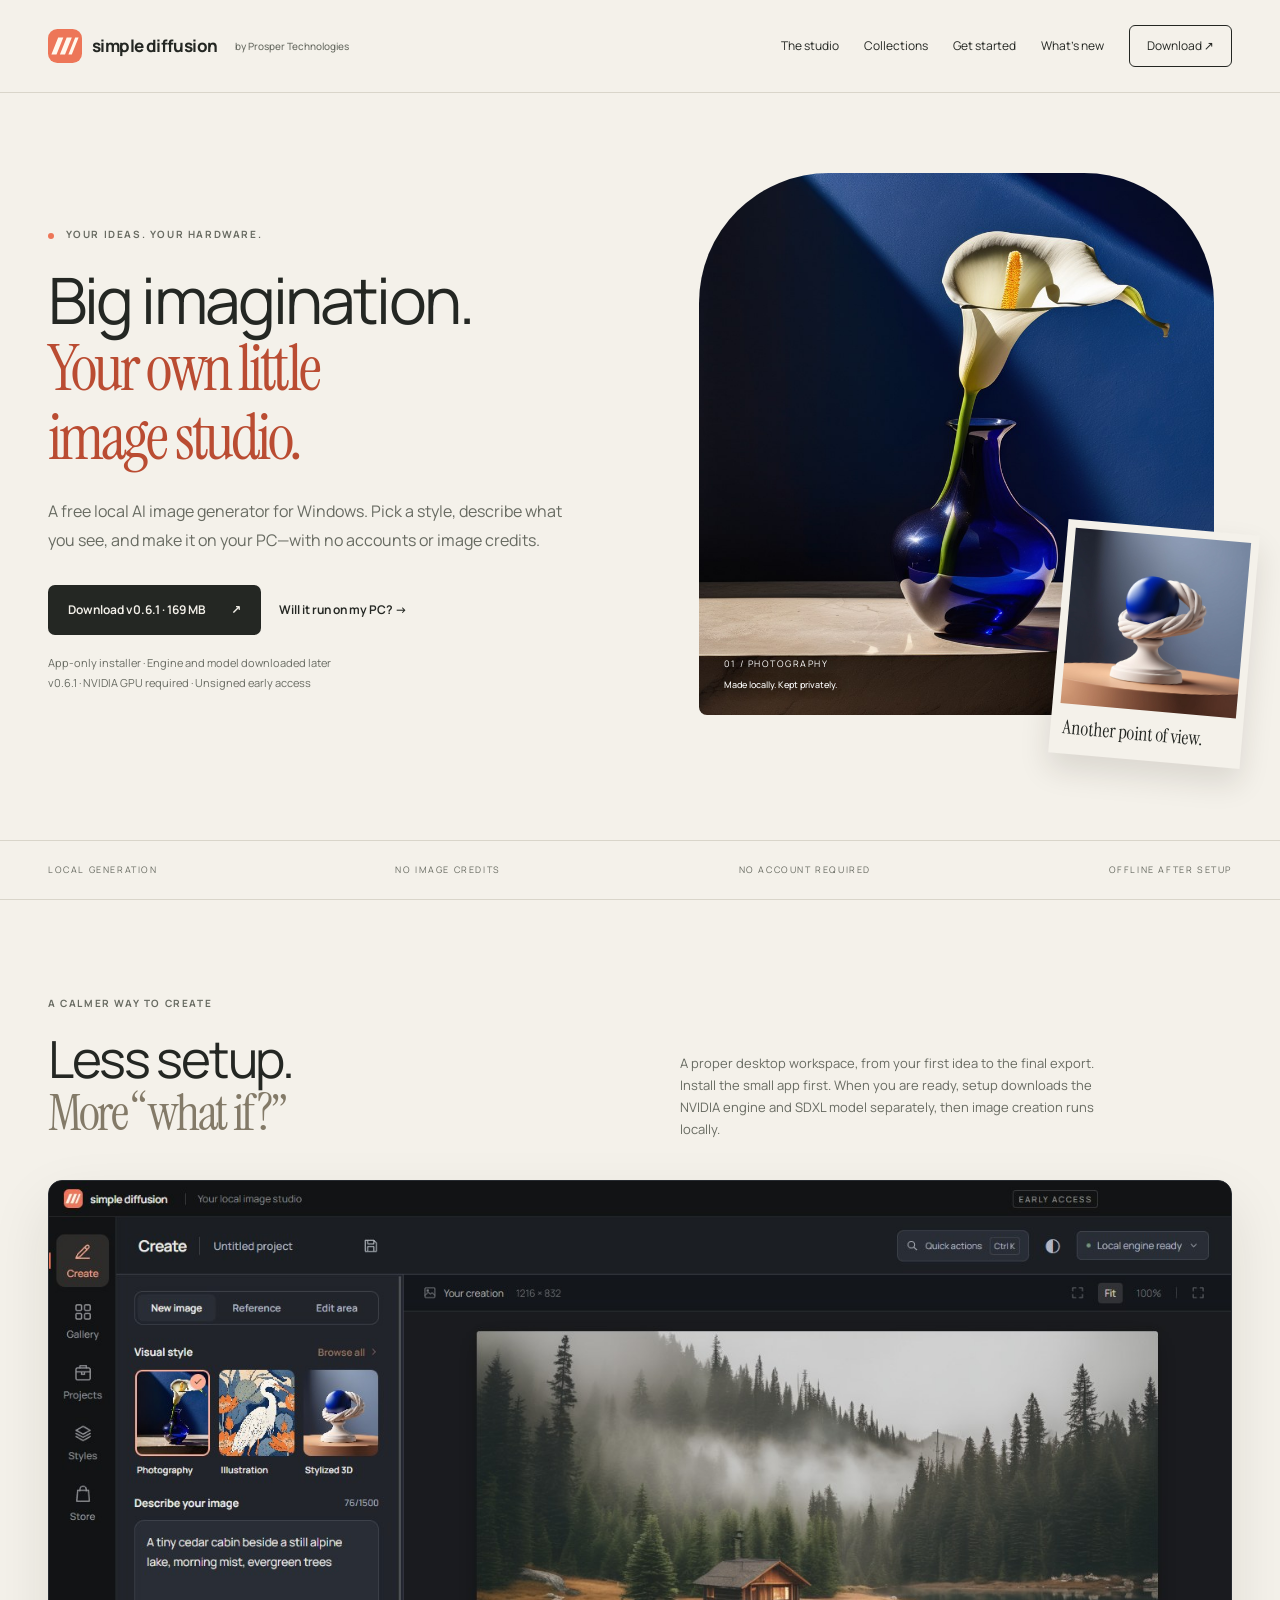
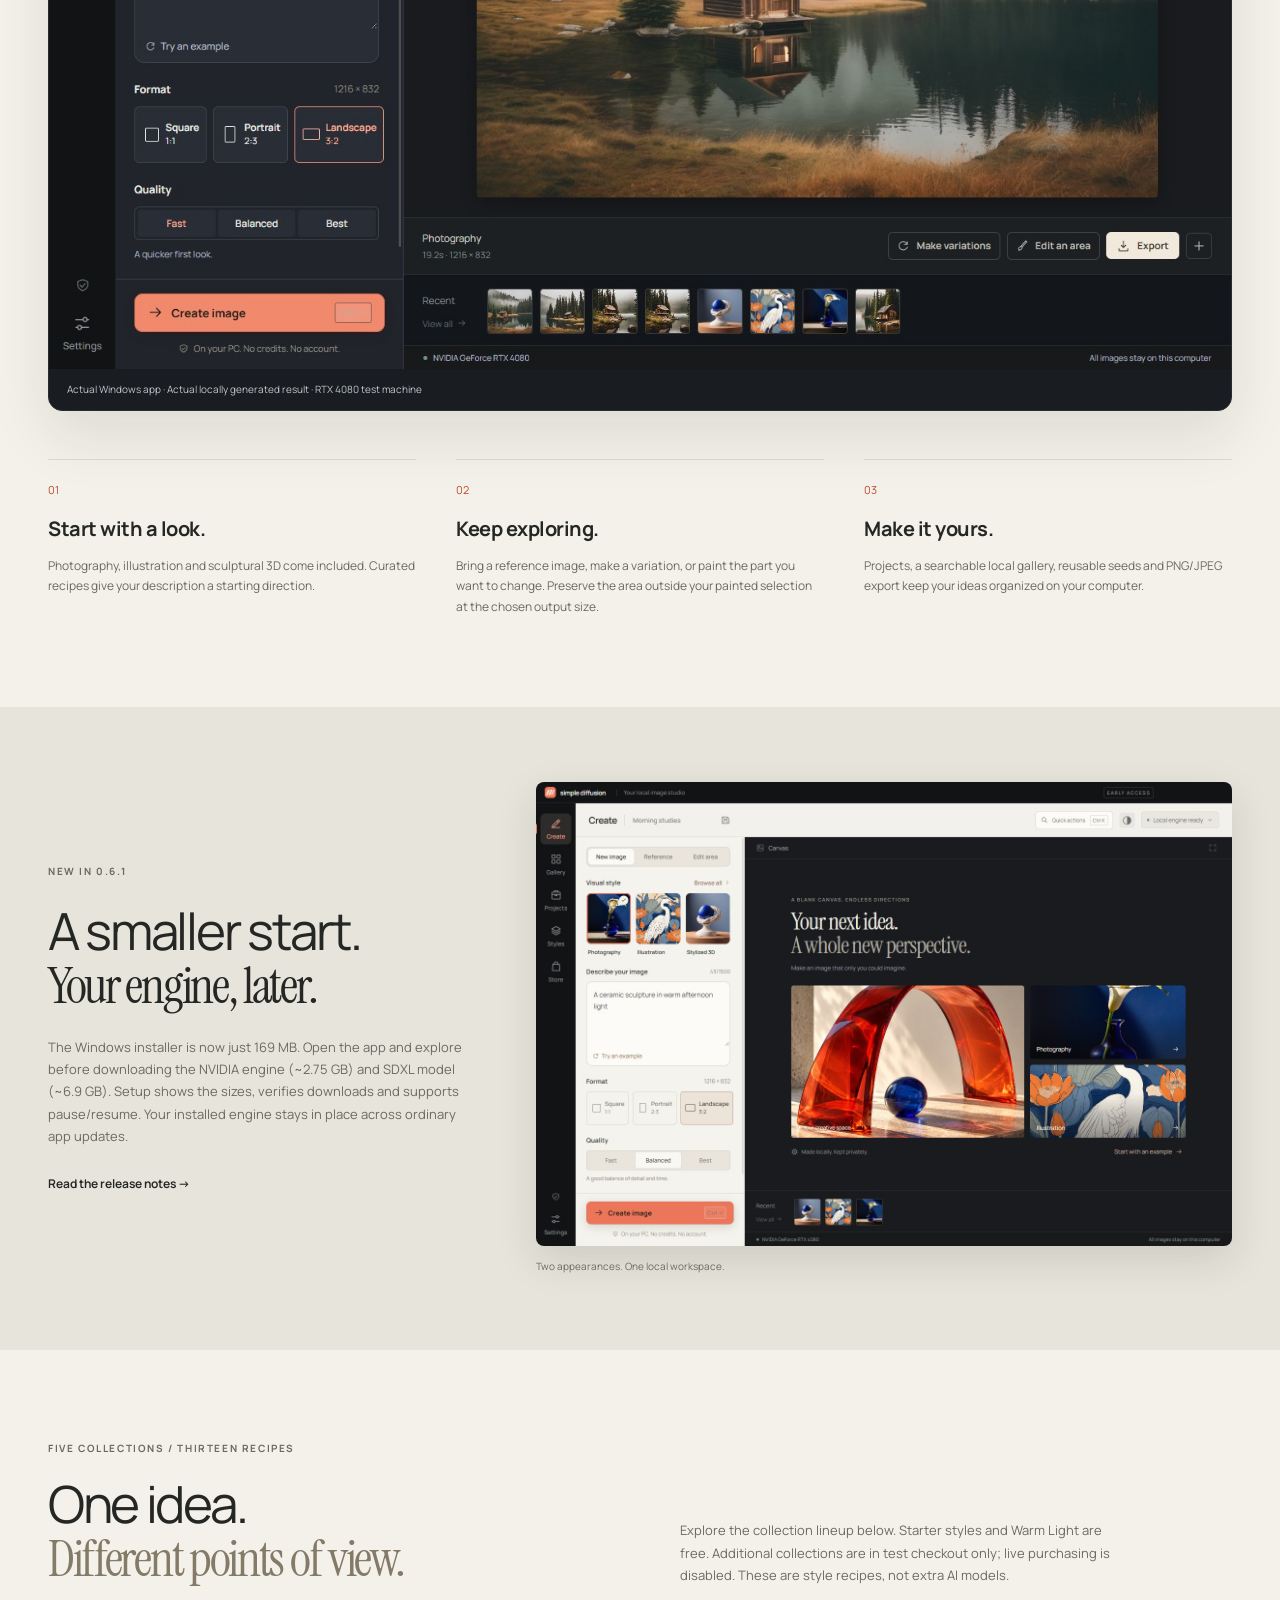
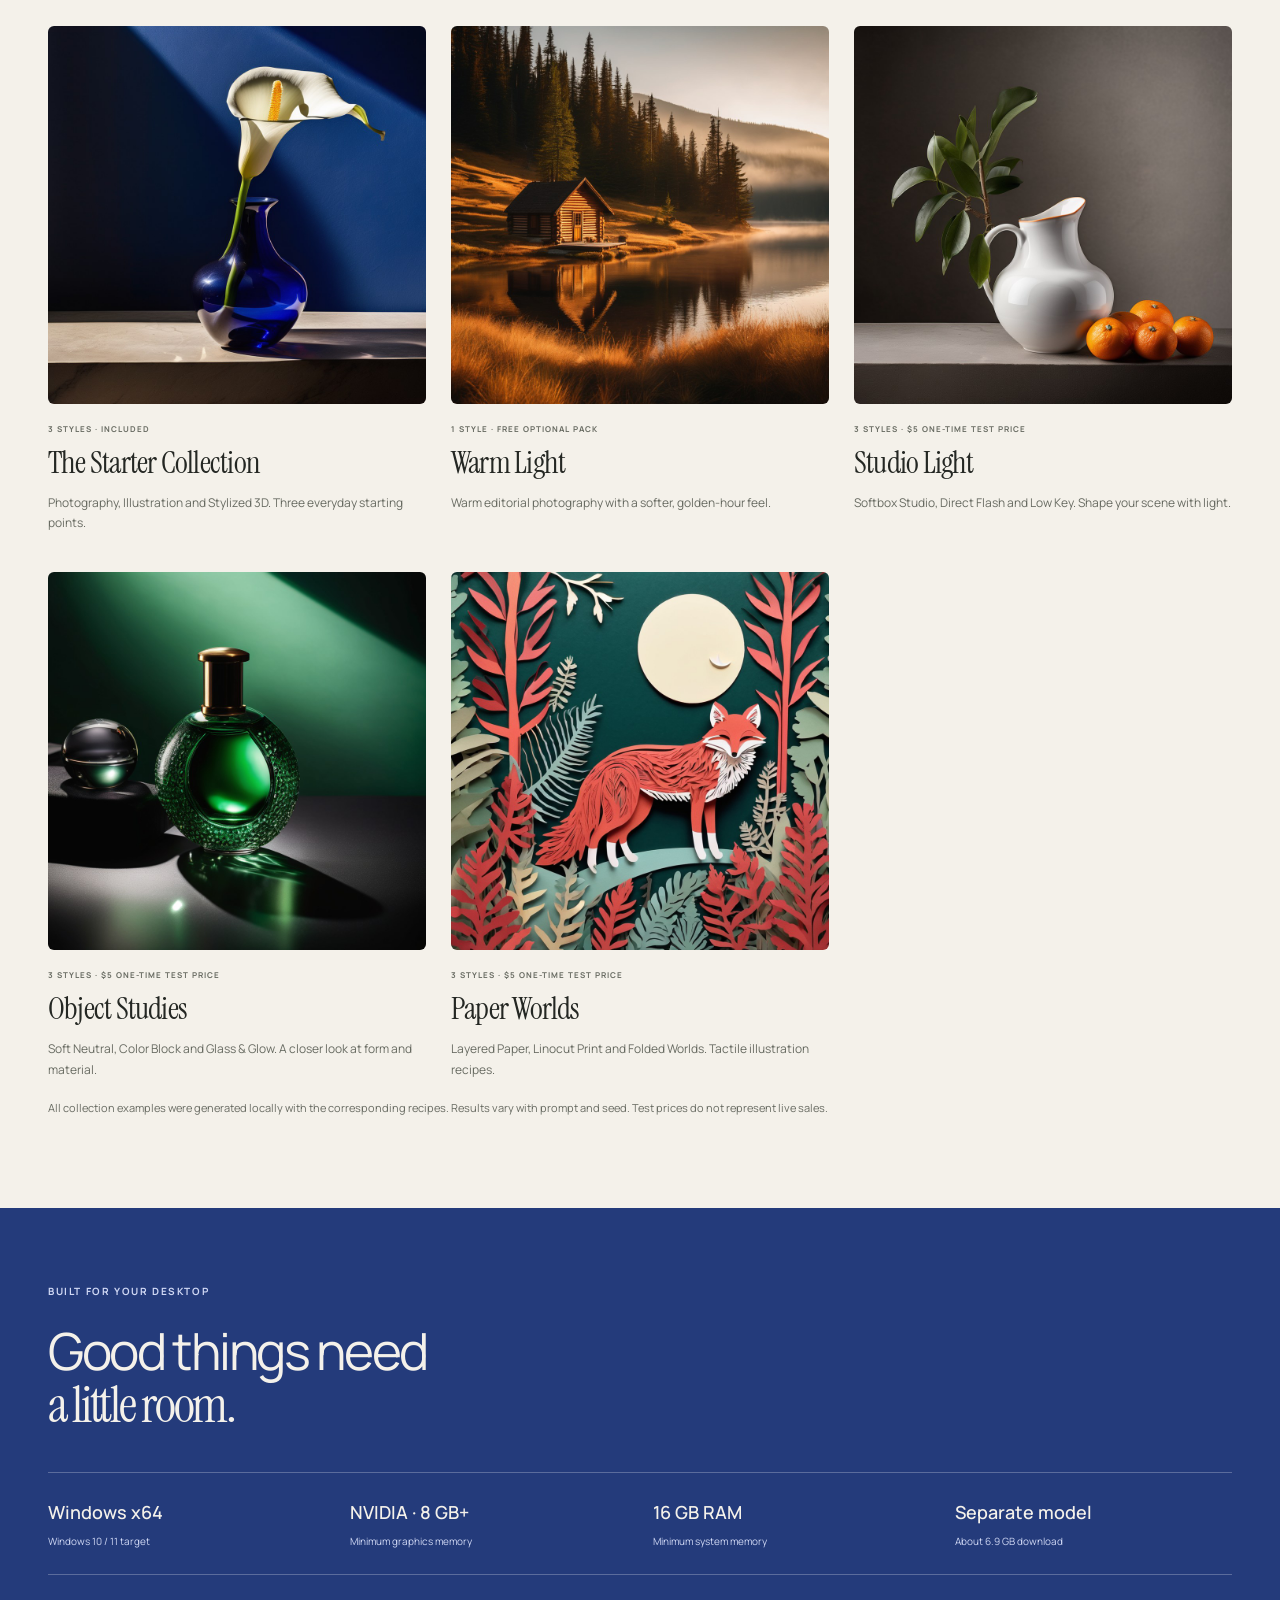
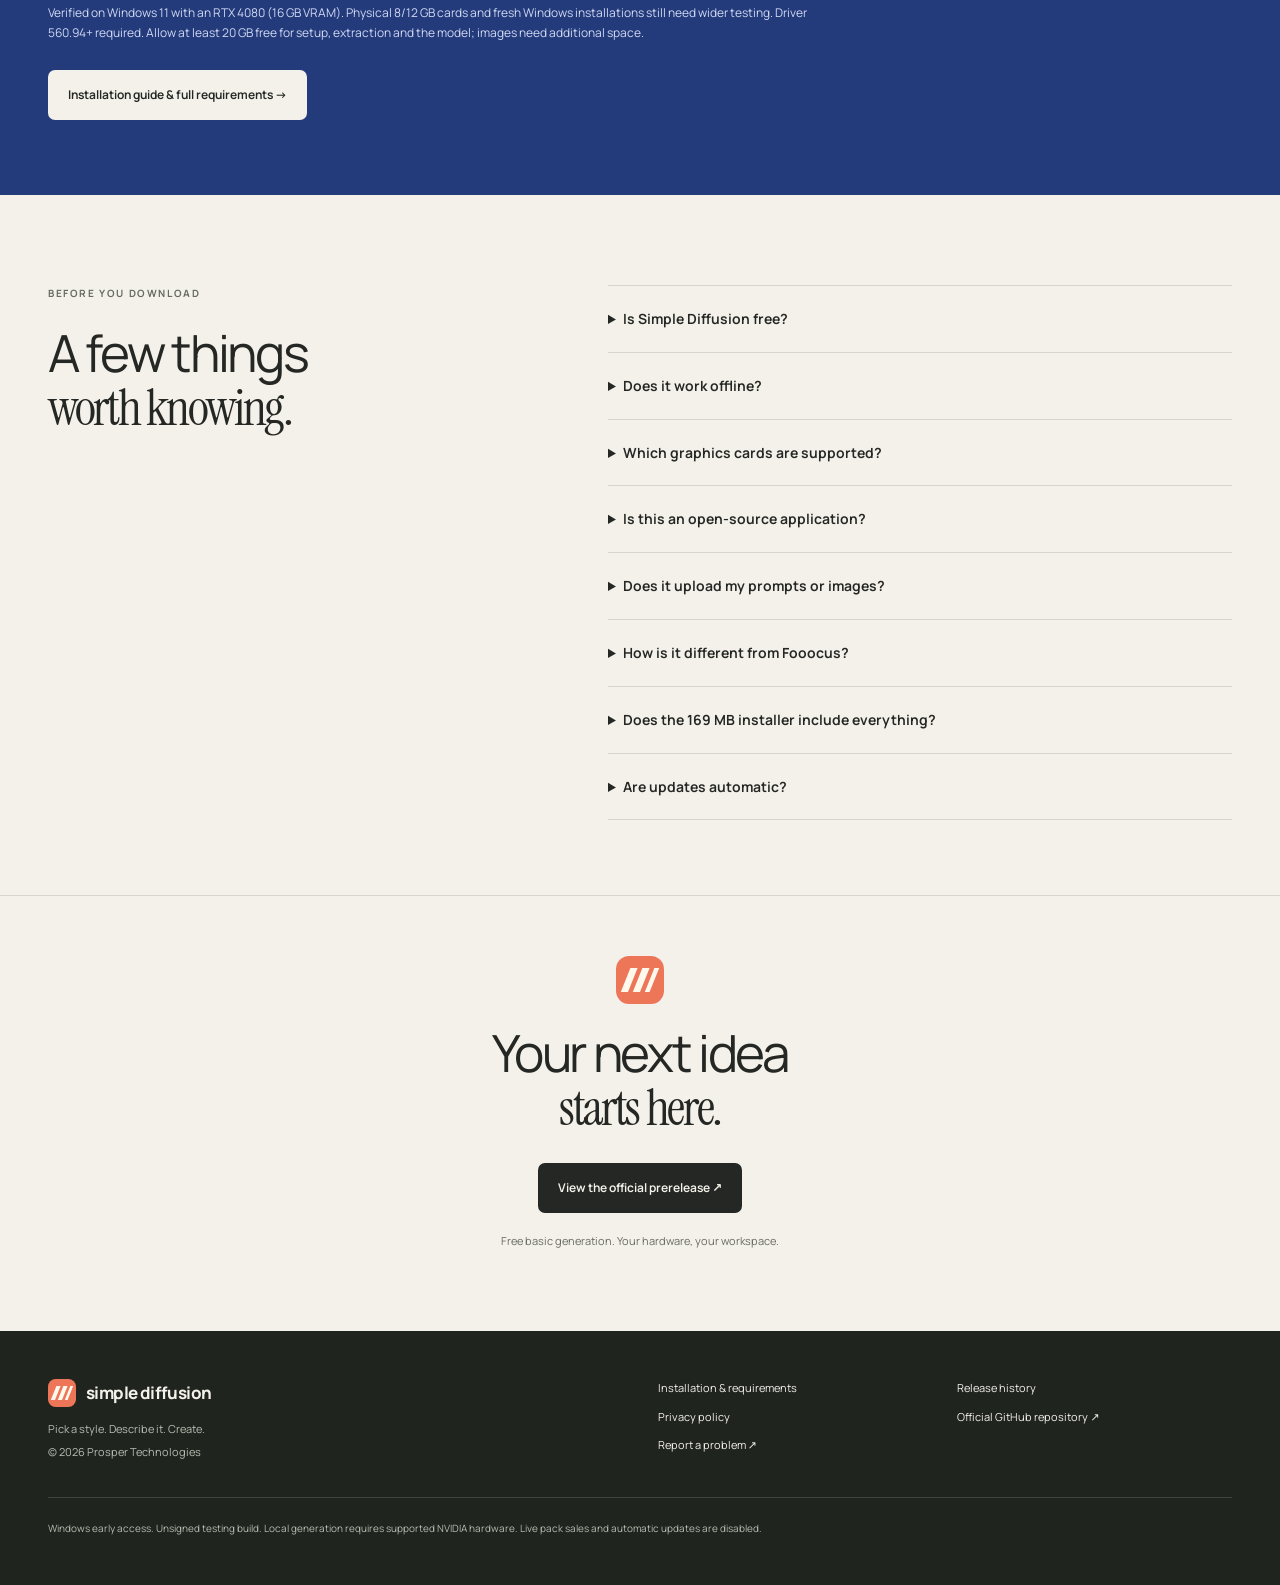
<file: docs/index.html>
<!doctype html><html lang="en"><head><meta charset="utf-8"><meta name="viewport" content="width=device-width,initial-scale=1"><title>Simple Diffusion — Free Local AI Image Generator for Windows</title><meta name="description" content="Create images privately on your Windows PC with Simple Diffusion. Free local SDXL generation, curated styles, reference editing, projects and offline use after setup."><meta name="robots" content="index,follow"><link rel="canonical" href="https://prospertechnology.github.io/simple-diffusion/"><meta name="theme-color" content="#f4f1ea"><meta property="og:type" content="website"><meta property="og:title" content="Simple Diffusion — Free Local AI Image Generator for Windows"><meta property="og:description" content="Create images privately on your Windows PC with Simple Diffusion. Free local SDXL generation, curated styles, reference editing, projects and offline use after setup."><meta property="og:url" content="https://prospertechnology.github.io/simple-diffusion/"><meta property="og:image" content="https://prospertechnology.github.io/simple-diffusion/assets/studio.jpg"><meta property="og:image:alt" content="Simple Diffusion Windows studio showing an image generated locally"><meta name="twitter:card" content="summary_large_image"><link rel="icon" href="assets/mark.svg" type="image/svg+xml"><link rel="stylesheet" href="assets/site.css"><script type="application/ld+json">{"@context": "https://schema.org", "@type": "SoftwareApplication", "name": "Simple Diffusion", "applicationCategory": "MultimediaApplication", "operatingSystem": "Windows 10/11 (64-bit)", "softwareVersion": "0.6.1", "description": "Create images privately on your Windows PC with Simple Diffusion. Free local SDXL generation, curated styles, reference editing, projects and offline use after setup.", "url": "https://prospertechnology.github.io/simple-diffusion/", "downloadUrl": "https://github.com/ProsperTechnology/simple-diffusion/releases/tag/v0.6.1", "screenshot": "https://prospertechnology.github.io/simple-diffusion/assets/studio.jpg", "author": {"@type": "Organization", "name": "Prosper Technologies"}, "offers": {"@type": "Offer", "price": "0", "priceCurrency": "USD", "description": "Basic local generation; optional collections are separate."}, "softwareRequirements": "NVIDIA GPU with 8 GB or more VRAM, NVIDIA driver 560.94+, 16 GB RAM; separate SDXL model download."}</script></head><body><a class="skip" href="#main">Skip to content</a><header class="nav"><a class="brand" href="./"><img src="assets/mark.svg" alt="" width="34" height="34">simple diffusion<span>by Prosper Technologies</span></a><nav aria-label="Main navigation"><a href="index.html#features">The studio</a><a href="index.html#collections">Collections</a><a href="guide.html">Get started</a><a href="releases.html">What’s new</a><a class="nav-download" href="https://github.com/ProsperTechnology/simple-diffusion/releases/tag/v0.6.1">Download ↗</a></nav></header><main id="main"><section class="hero wrap"><div class="hero-copy"><div class="eyebrow"><i></i> YOUR IDEAS. YOUR HARDWARE.</div><h1>Big imagination.<br><em>Your own little<br>image studio.</em></h1><p class="lead">A free local AI image generator for Windows. Pick a style, describe what you see, and make it on your PC—with no accounts or image credits.</p><div class="hero-actions"><a class="button" href="https://github.com/ProsperTechnology/simple-diffusion/releases/download/v0.6.1/Simple-Diffusion-Setup-0.6.1.exe">Download v0.6.1 · 169 MB <span>↗</span></a><a class="text-link" href="guide.html#requirements">Will it run on my PC? →</a></div><p class="fine">App-only installer · Engine and model downloaded later<br>v0.6.1 · NVIDIA GPU required · Unsigned early access</p></div><div class="hero-art"><img src="assets/photography.jpg" alt="Sculptural cobalt and cream vase with a white calla lily, generated locally in Simple Diffusion" width="960" height="960" fetchpriority="high"><span class="image-label">01 / PHOTOGRAPHY<br><b>Made locally. Kept privately.</b></span><div class="small-art"><img src="assets/sculpture.jpg" alt="Locally generated sculptural 3D study" width="960" height="960"><span>Another point of view.</span></div></div></section>
<div class="promise wrap"><span>LOCAL GENERATION</span><span>NO IMAGE CREDITS</span><span>NO ACCOUNT REQUIRED</span><span>OFFLINE AFTER SETUP</span></div>
<section class="studio-section wrap" id="features"><div class="section-heading"><span class="eyebrow">A CALMER WAY TO CREATE</span><h2>Less setup.<br><em>More “what if?”</em></h2><p>A proper desktop workspace, from your first idea to the final export. Install the small app first. When you are ready, setup downloads the NVIDIA engine and SDXL model separately, then image creation runs locally.</p></div><figure class="app-shot"><img src="assets/studio.jpg" alt="Simple Diffusion 0.5 Midnight interface showing a locally generated alpine cabin, prompt controls, style selection and export tools" width="1440" height="960" loading="lazy"><figcaption>Actual Windows app · Actual locally generated result · RTX 4080 test machine</figcaption></figure><div class="feature-grid"><article><span>01</span><h3>Start with a look.</h3><p>Photography, illustration and sculptural 3D come included. Curated recipes give your description a starting direction.</p></article><article><span>02</span><h3>Keep exploring.</h3><p>Bring a reference image, make a variation, or paint the part you want to change. Preserve the area outside your painted selection at the chosen output size.</p></article><article><span>03</span><h3>Make it yours.</h3><p>Projects, a searchable local gallery, reusable seeds and PNG/JPEG export keep your ideas organized on your computer.</p></article></div></section>
<section class="new-section"><div class="wrap new-grid"><div><span class="eyebrow">NEW IN 0.6.1</span><h2>A smaller start.<br><em>Your engine, later.</em></h2><p>The Windows installer is now just 169 MB. Open the app and explore before downloading the NVIDIA engine (~2.75 GB) and SDXL model (~6.9 GB). Setup shows the sizes, verifies downloads and supports pause/resume. Your installed engine stays in place across ordinary app updates.</p><a class="text-link" href="releases.html">Read the release notes →</a></div><figure><img src="assets/paper-studio.jpg" alt="Simple Diffusion in the alternative Paper appearance" width="1440" height="960" loading="lazy"><figcaption>Two appearances. One local workspace.</figcaption></figure></div></section>
<section class="wrap collections" id="collections"><div class="section-heading"><span class="eyebrow">FIVE COLLECTIONS / THIRTEEN RECIPES</span><h2>One idea.<br><em>Different points of view.</em></h2><p>Explore the collection lineup below. Starter styles and Warm Light are free. Additional collections are in test checkout only; live purchasing is disabled. These are style recipes, not extra AI models.</p></div><div class="pack-grid"><article class="pack"><img src="assets/photography.jpg" alt="Locally generated The Starter Collection example" width="960" height="960" loading="lazy"><div><span class="eyebrow">3 styles · Included</span><h3>The Starter Collection</h3><p>Photography, Illustration and Stylized 3D. Three everyday starting points.</p></div></article><article class="pack"><img src="assets/warm-light.jpg" alt="Locally generated Warm Light example" width="960" height="960" loading="lazy"><div><span class="eyebrow">1 style · Free optional pack</span><h3>Warm Light</h3><p>Warm editorial photography with a softer, golden-hour feel.</p></div></article><article class="pack"><img src="assets/studio-light.jpg" alt="Locally generated Studio Light example" width="960" height="960" loading="lazy"><div><span class="eyebrow">3 styles · $5 one-time TEST price</span><h3>Studio Light</h3><p>Softbox Studio, Direct Flash and Low Key. Shape your scene with light.</p></div></article><article class="pack"><img src="assets/object-studies.jpg" alt="Locally generated Object Studies example" width="960" height="960" loading="lazy"><div><span class="eyebrow">3 styles · $5 one-time TEST price</span><h3>Object Studies</h3><p>Soft Neutral, Color Block and Glass & Glow. A closer look at form and material.</p></div></article><article class="pack"><img src="assets/paper-worlds.jpg" alt="Locally generated Paper Worlds example" width="960" height="960" loading="lazy"><div><span class="eyebrow">3 styles · $5 one-time TEST price</span><h3>Paper Worlds</h3><p>Layered Paper, Linocut Print and Folded Worlds. Tactile illustration recipes.</p></div></article></div><p class="fine">All collection examples were generated locally with the corresponding recipes. Results vary with prompt and seed. Test prices do not represent live sales.</p></section>
<section class="requirements-band"><div class="wrap"><span class="eyebrow">BUILT FOR YOUR DESKTOP</span><h2>Good things need<br><em>a little room.</em></h2><div class="requirements-grid"><div><b>Windows x64</b><span>Windows 10 / 11 target</span></div><div><b>NVIDIA · 8 GB+</b><span>Minimum graphics memory</span></div><div><b>16 GB RAM</b><span>Minimum system memory</span></div><div><b>Separate model</b><span>About 6.9 GB download</span></div></div><p>Verified on Windows 11 with an RTX 4080 (16 GB VRAM). Physical 8/12 GB cards and fresh Windows installations still need wider testing. Driver 560.94+ required. Allow at least 20 GB free for setup, extraction and the model; images need additional space.</p><a class="button light" href="guide.html">Installation guide & full requirements →</a></div></section>
<section class="wrap faq"><div><span class="eyebrow">BEFORE YOU DOWNLOAD</span><h2>A few things<br><em>worth knowing.</em></h2></div><div><details><summary>Is Simple Diffusion free?</summary><p>Basic local image generation and the three starter styles are free, with no image credits or account requirement. Warm Light is a free optional recipe pack. Three additional collections currently have $5 one-time TEST checkout pages; live sales are disabled.</p></details><details><summary>Does it work offline?</summary><p>Generation works offline after the separate model download and setup. Model setup needs internet access. Opening GitHub release pages or the optional test checkout opens an external website.</p></details><details><summary>Which graphics cards are supported?</summary><p>This release requires an NVIDIA GPU with at least 8 GB VRAM, driver 560.94 or newer, and 16 GB system RAM. It has been tested on an RTX 4080 with 16 GB VRAM. Physical 8 GB and 12 GB cards still need validation. AMD, Intel, CPU-only and macOS generation are not supported in this release.</p></details><details><summary>Is this an open-source application?</summary><p>No. This repository contains public product information and release downloads. Application source is maintained privately. Third-party components retain their own licenses.</p></details><details><summary>Does it upload my prompts or images?</summary><p><a href="network-verification.html">Inspect the expected network activity and verification limitations.</a> The app generates locally, has no telemetry and sends no prompts or images to an image-generation service. Its gallery, projects, references and draft recovery are stored on your PC. External GitHub and Lemon Squeezy pages have their own privacy policies.</p></details><details><summary>How is it different from Fooocus?</summary><p>Simple Diffusion focuses on a Windows desktop workflow: an installer, curated recipe styles, projects, a local gallery and guided editing. No head-to-head quality, speed or memory superiority has been established.</p></details><details><summary>Does the 169 MB installer include everything?</summary><p>The installer contains the app. First-time setup downloads another 9.69 GB for the NVIDIA engine and SDXL model (about 9.86 GB including the app). Allow at least 20 GB free plus image storage. No companion installer files are required. Review the sizes and model license in setup before starting.</p></details><details><summary>Are updates automatic?</summary><p>The app contains an updater designed to verify a signed release manifest and a Windows-signed installer. Live update checks and installation are disabled in this unsigned early-access build. Use the official release page for manual downloads.</p></details></div></section><section class="wrap final-cta"><img src="assets/mark.svg" alt="" width="48" height="48"><h2>Your next idea<br><em>starts here.</em></h2><a class="button" href="https://github.com/ProsperTechnology/simple-diffusion/releases/tag/v0.6.1">View the official prerelease ↗</a><p class="fine">Free basic generation. Your hardware, your workspace.</p></section></main><footer class="footer"><div><a class="brand" href="./"><img src="assets/mark.svg" alt="" width="28" height="28">simple diffusion</a><p>Pick a style. Describe it. Create.</p><small>© 2026 Prosper Technologies</small></div><div><a href="guide.html">Installation & requirements</a><a href="releases.html">Release history</a><a href="privacy.html">Privacy policy</a><a href="https://github.com/ProsperTechnology/simple-diffusion">Official GitHub repository ↗</a><a href="https://github.com/ProsperTechnology/simple-diffusion/issues">Report a problem ↗</a></div><p class="footnote">Windows early access. Unsigned testing build. Local generation requires supported NVIDIA hardware. Live pack sales and automatic updates are disabled.</p></footer></body></html>
</file>
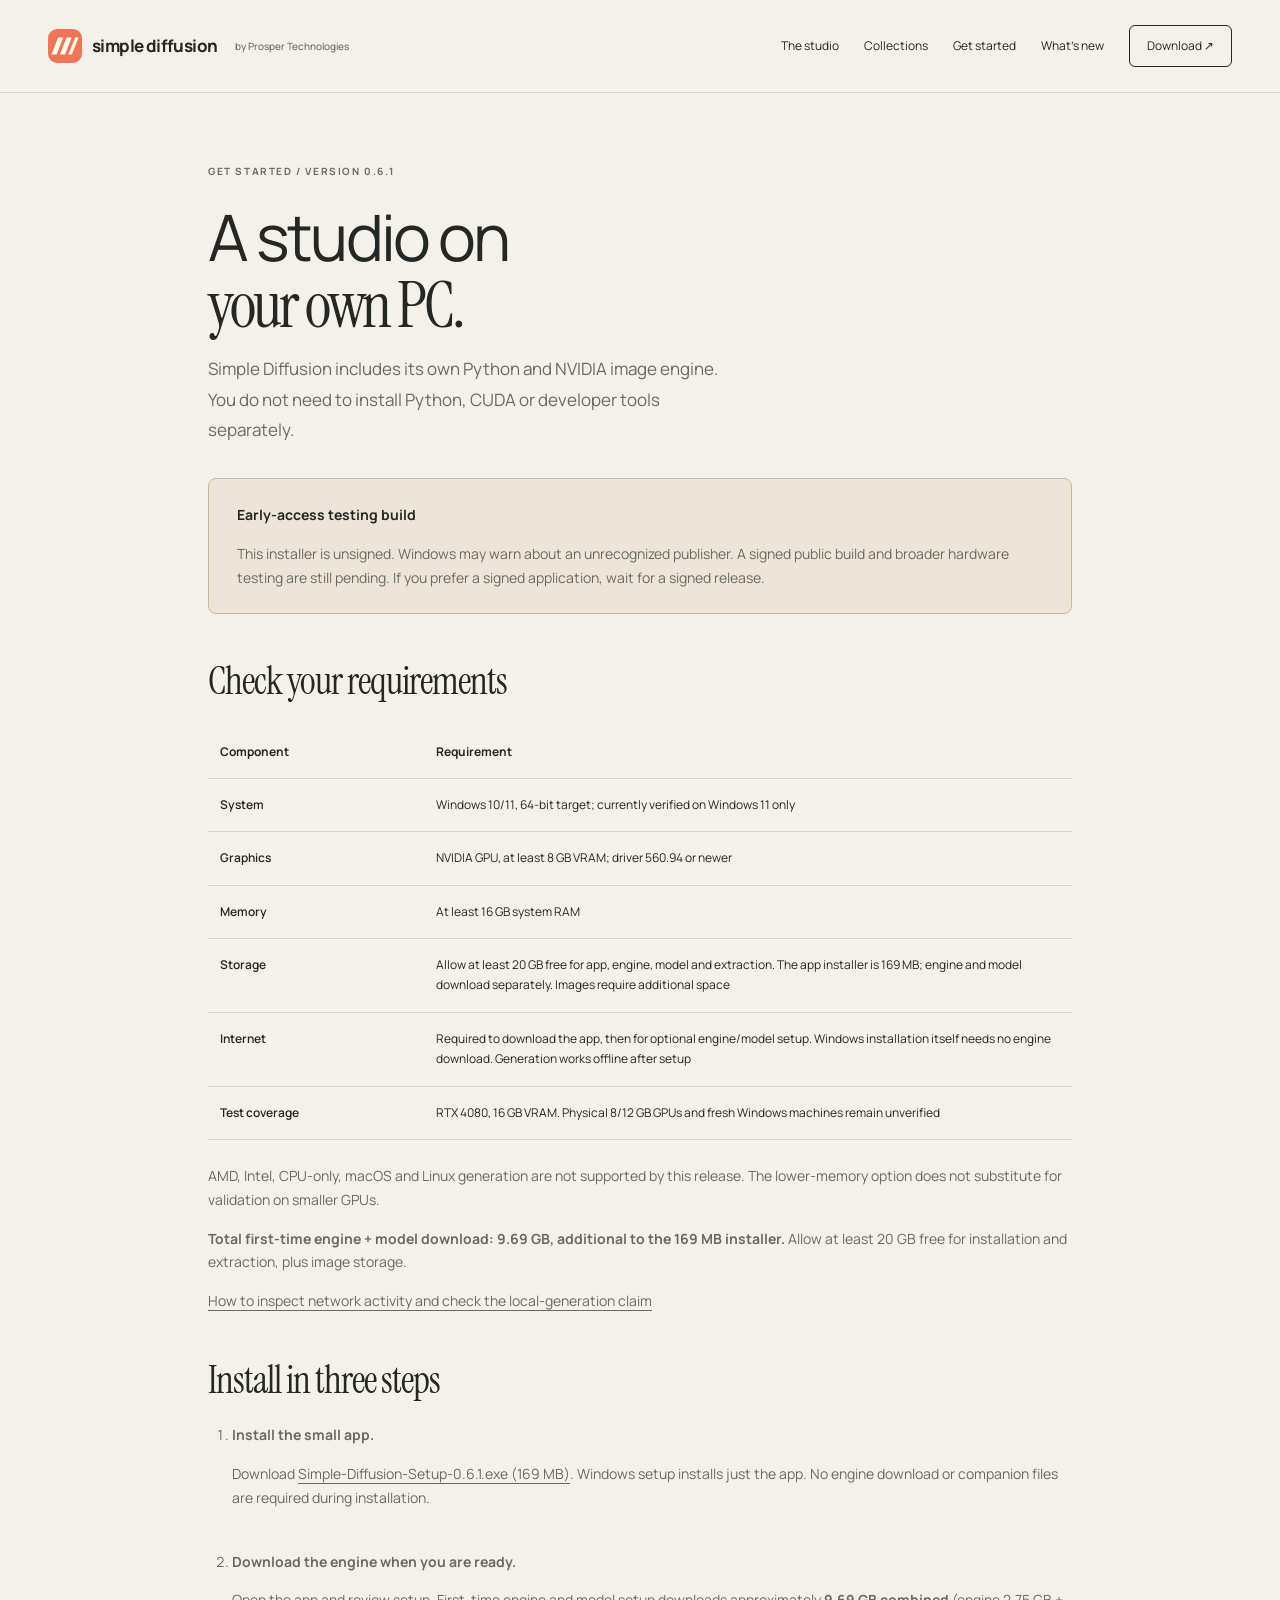
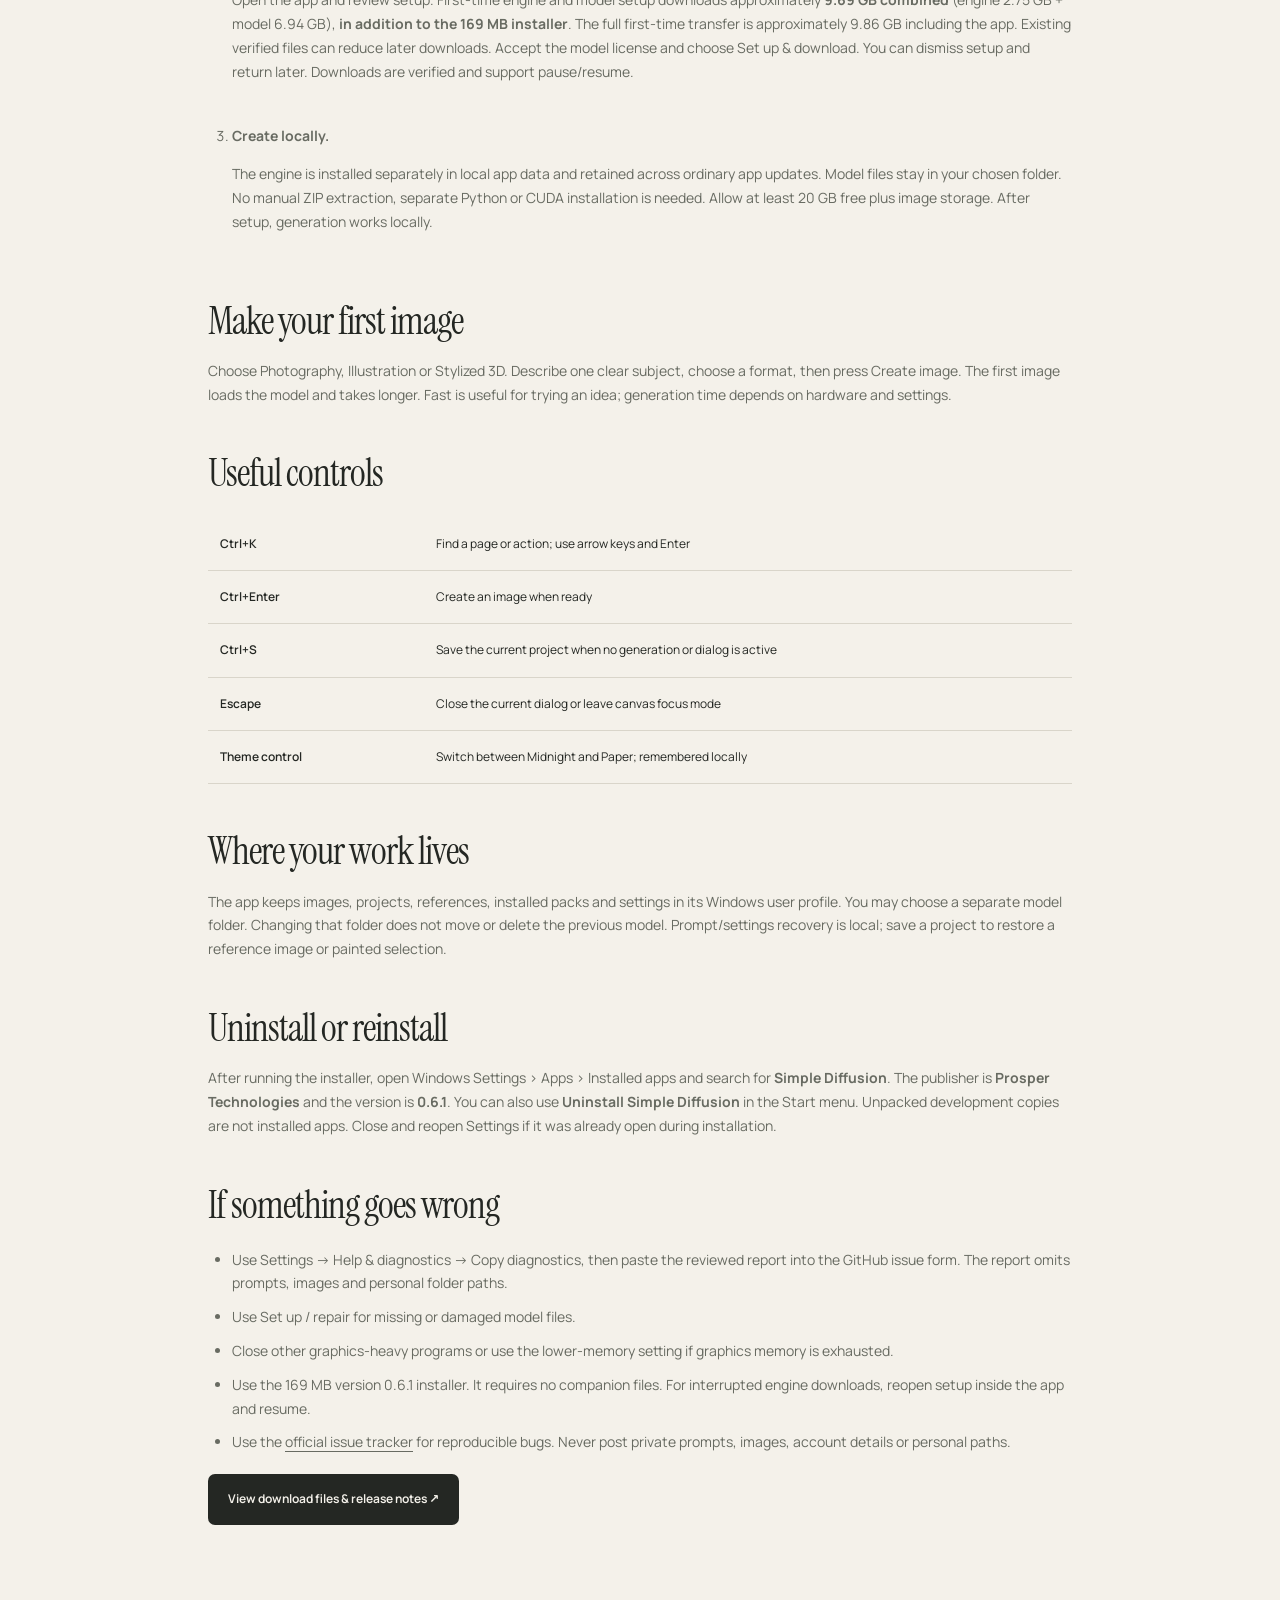
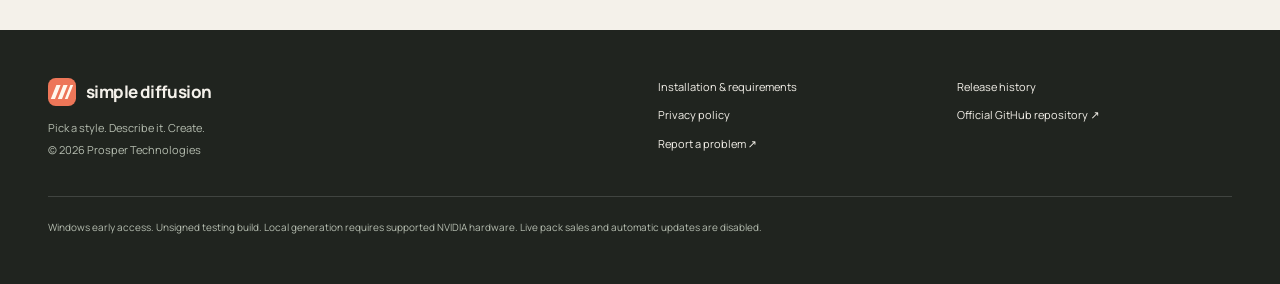
<file: docs/guide.html>
<!doctype html><html lang="en"><head><meta charset="utf-8"><meta name="viewport" content="width=device-width,initial-scale=1"><title>Install Simple Diffusion — Windows Requirements &amp; Setup Guide</title><meta name="description" content="Download and install Simple Diffusion for Windows. Check NVIDIA GPU and storage requirements, the small app installer and optional engine download, model setup and keyboard controls."><meta name="robots" content="index,follow"><link rel="canonical" href="https://prospertechnology.github.io/simple-diffusion/guide.html"><meta name="theme-color" content="#f4f1ea"><meta property="og:type" content="website"><meta property="og:title" content="Install Simple Diffusion — Windows Requirements &amp; Setup Guide"><meta property="og:description" content="Download and install Simple Diffusion for Windows. Check NVIDIA GPU and storage requirements, the small app installer and optional engine download, model setup and keyboard controls."><meta property="og:url" content="https://prospertechnology.github.io/simple-diffusion/guide.html"><meta property="og:image" content="https://prospertechnology.github.io/simple-diffusion/assets/studio.jpg"><meta property="og:image:alt" content="Simple Diffusion Windows studio showing an image generated locally"><meta name="twitter:card" content="summary_large_image"><link rel="icon" href="assets/mark.svg" type="image/svg+xml"><link rel="stylesheet" href="assets/site.css"><script type="application/ld+json">{"@context": "https://schema.org", "@type": "SoftwareApplication", "name": "Simple Diffusion", "applicationCategory": "MultimediaApplication", "operatingSystem": "Windows 10/11 (64-bit)", "softwareVersion": "0.6.1", "description": "Download and install Simple Diffusion for Windows. Check NVIDIA GPU and storage requirements, the small app installer and optional engine download, model setup and keyboard controls.", "url": "https://prospertechnology.github.io/simple-diffusion/", "downloadUrl": "https://github.com/ProsperTechnology/simple-diffusion/releases/tag/v0.6.1", "screenshot": "https://prospertechnology.github.io/simple-diffusion/assets/studio.jpg", "author": {"@type": "Organization", "name": "Prosper Technologies"}, "offers": {"@type": "Offer", "price": "0", "priceCurrency": "USD", "description": "Basic local generation; optional collections are separate."}, "softwareRequirements": "NVIDIA GPU with 8 GB or more VRAM, NVIDIA driver 560.94+, 16 GB RAM; separate SDXL model download."}</script></head><body><a class="skip" href="#main">Skip to content</a><header class="nav"><a class="brand" href="./"><img src="assets/mark.svg" alt="" width="34" height="34">simple diffusion<span>by Prosper Technologies</span></a><nav aria-label="Main navigation"><a href="index.html#features">The studio</a><a href="index.html#collections">Collections</a><a href="guide.html">Get started</a><a href="releases.html">What’s new</a><a class="nav-download" href="https://github.com/ProsperTechnology/simple-diffusion/releases/tag/v0.6.1">Download ↗</a></nav></header><main id="main"><article class="wrap article"><span class="eyebrow">GET STARTED / VERSION 0.6.1</span><h1>A studio on<br><em>your own PC.</em></h1><p class="lead">Simple Diffusion includes its own Python and NVIDIA image engine. You do not need to install Python, CUDA or developer tools separately.</p><aside class="notice"><b>Early-access testing build</b><p>This installer is unsigned. Windows may warn about an unrecognized publisher. A signed public build and broader hardware testing are still pending. If you prefer a signed application, wait for a signed release.</p></aside><h2 id="requirements">Check your requirements</h2><table><thead><tr><th>Component</th><th>Requirement</th></tr></thead><tbody><tr><td>System</td><td>Windows 10/11, 64-bit target; currently verified on Windows 11 only</td></tr><tr><td>Graphics</td><td>NVIDIA GPU, at least 8 GB VRAM; driver 560.94 or newer</td></tr><tr><td>Memory</td><td>At least 16 GB system RAM</td></tr><tr><td>Storage</td><td>Allow at least 20 GB free for app, engine, model and extraction. The app installer is 169 MB; engine and model download separately. Images require additional space</td></tr><tr><td>Internet</td><td>Required to download the app, then for optional engine/model setup. Windows installation itself needs no engine download. Generation works offline after setup</td></tr><tr><td>Test coverage</td><td>RTX 4080, 16 GB VRAM. Physical 8/12 GB GPUs and fresh Windows machines remain unverified</td></tr></tbody></table><p>AMD, Intel, CPU-only, macOS and Linux generation are not supported by this release. The lower-memory option does not substitute for validation on smaller GPUs.</p><p><b>Total first-time engine + model download: 9.69 GB, additional to the 169 MB installer.</b> Allow at least 20 GB free for installation and extraction, plus image storage.</p><p><a href="network-verification.html">How to inspect network activity and check the local-generation claim</a></p><h2>Install in three steps</h2><ol class="steps"><li><b>Install the small app.</b><p>Download <a href="https://github.com/ProsperTechnology/simple-diffusion/releases/download/v0.6.1/Simple-Diffusion-Setup-0.6.1.exe">Simple-Diffusion-Setup-0.6.1.exe (169 MB)</a>. Windows setup installs just the app. No engine download or companion files are required during installation.</p></li><li><b>Download the engine when you are ready.</b><p>Open the app and review setup. First-time engine and model setup downloads approximately <b>9.69 GB combined</b> (engine 2.75 GB + model 6.94 GB), <b>in addition to the 169 MB installer</b>. The full first-time transfer is approximately 9.86 GB including the app. Existing verified files can reduce later downloads. Accept the model license and choose Set up &amp; download. You can dismiss setup and return later. Downloads are verified and support pause/resume.</p></li><li><b>Create locally.</b><p>The engine is installed separately in local app data and retained across ordinary app updates. Model files stay in your chosen folder. No manual ZIP extraction, separate Python or CUDA installation is needed. Allow at least 20 GB free plus image storage. After setup, generation works locally.</p></li></ol><h2>Make your first image</h2><p>Choose Photography, Illustration or Stylized 3D. Describe one clear subject, choose a format, then press Create image. The first image loads the model and takes longer. Fast is useful for trying an idea; generation time depends on hardware and settings.</p><h2>Useful controls</h2><table><tbody><tr><td>Ctrl+K</td><td>Find a page or action; use arrow keys and Enter</td></tr><tr><td>Ctrl+Enter</td><td>Create an image when ready</td></tr><tr><td>Ctrl+S</td><td>Save the current project when no generation or dialog is active</td></tr><tr><td>Escape</td><td>Close the current dialog or leave canvas focus mode</td></tr><tr><td>Theme control</td><td>Switch between Midnight and Paper; remembered locally</td></tr></tbody></table><h2>Where your work lives</h2><p>The app keeps images, projects, references, installed packs and settings in its Windows user profile. You may choose a separate model folder. Changing that folder does not move or delete the previous model. Prompt/settings recovery is local; save a project to restore a reference image or painted selection.</p><h2>Uninstall or reinstall</h2><p>After running the installer, open Windows Settings &gt; Apps &gt; Installed apps and search for <b>Simple Diffusion</b>. The publisher is <b>Prosper Technologies</b> and the version is <b>0.6.1</b>. You can also use <b>Uninstall Simple Diffusion</b> in the Start menu. Unpacked development copies are not installed apps. Close and reopen Settings if it was already open during installation.</p><h2>If something goes wrong</h2><ul><li>Use Settings → Help &amp; diagnostics → Copy diagnostics, then paste the reviewed report into the GitHub issue form. The report omits prompts, images and personal folder paths.</li><li>Use Set up / repair for missing or damaged model files.</li><li>Close other graphics-heavy programs or use the lower-memory setting if graphics memory is exhausted.</li><li>Use the 169 MB version 0.6.1 installer. It requires no companion files. For interrupted engine downloads, reopen setup inside the app and resume.</li><li>Use the <a href="https://github.com/ProsperTechnology/simple-diffusion/issues">official issue tracker</a> for reproducible bugs. Never post private prompts, images, account details or personal paths.</li></ul><p><a class="button" href="https://github.com/ProsperTechnology/simple-diffusion/releases/tag/v0.6.1">View download files & release notes ↗</a></p></article></main><footer class="footer"><div><a class="brand" href="./"><img src="assets/mark.svg" alt="" width="28" height="28">simple diffusion</a><p>Pick a style. Describe it. Create.</p><small>© 2026 Prosper Technologies</small></div><div><a href="guide.html">Installation & requirements</a><a href="releases.html">Release history</a><a href="privacy.html">Privacy policy</a><a href="https://github.com/ProsperTechnology/simple-diffusion">Official GitHub repository ↗</a><a href="https://github.com/ProsperTechnology/simple-diffusion/issues">Report a problem ↗</a></div><p class="footnote">Windows early access. Unsigned testing build. Local generation requires supported NVIDIA hardware. Live pack sales and automatic updates are disabled.</p></footer></body></html>
</file>
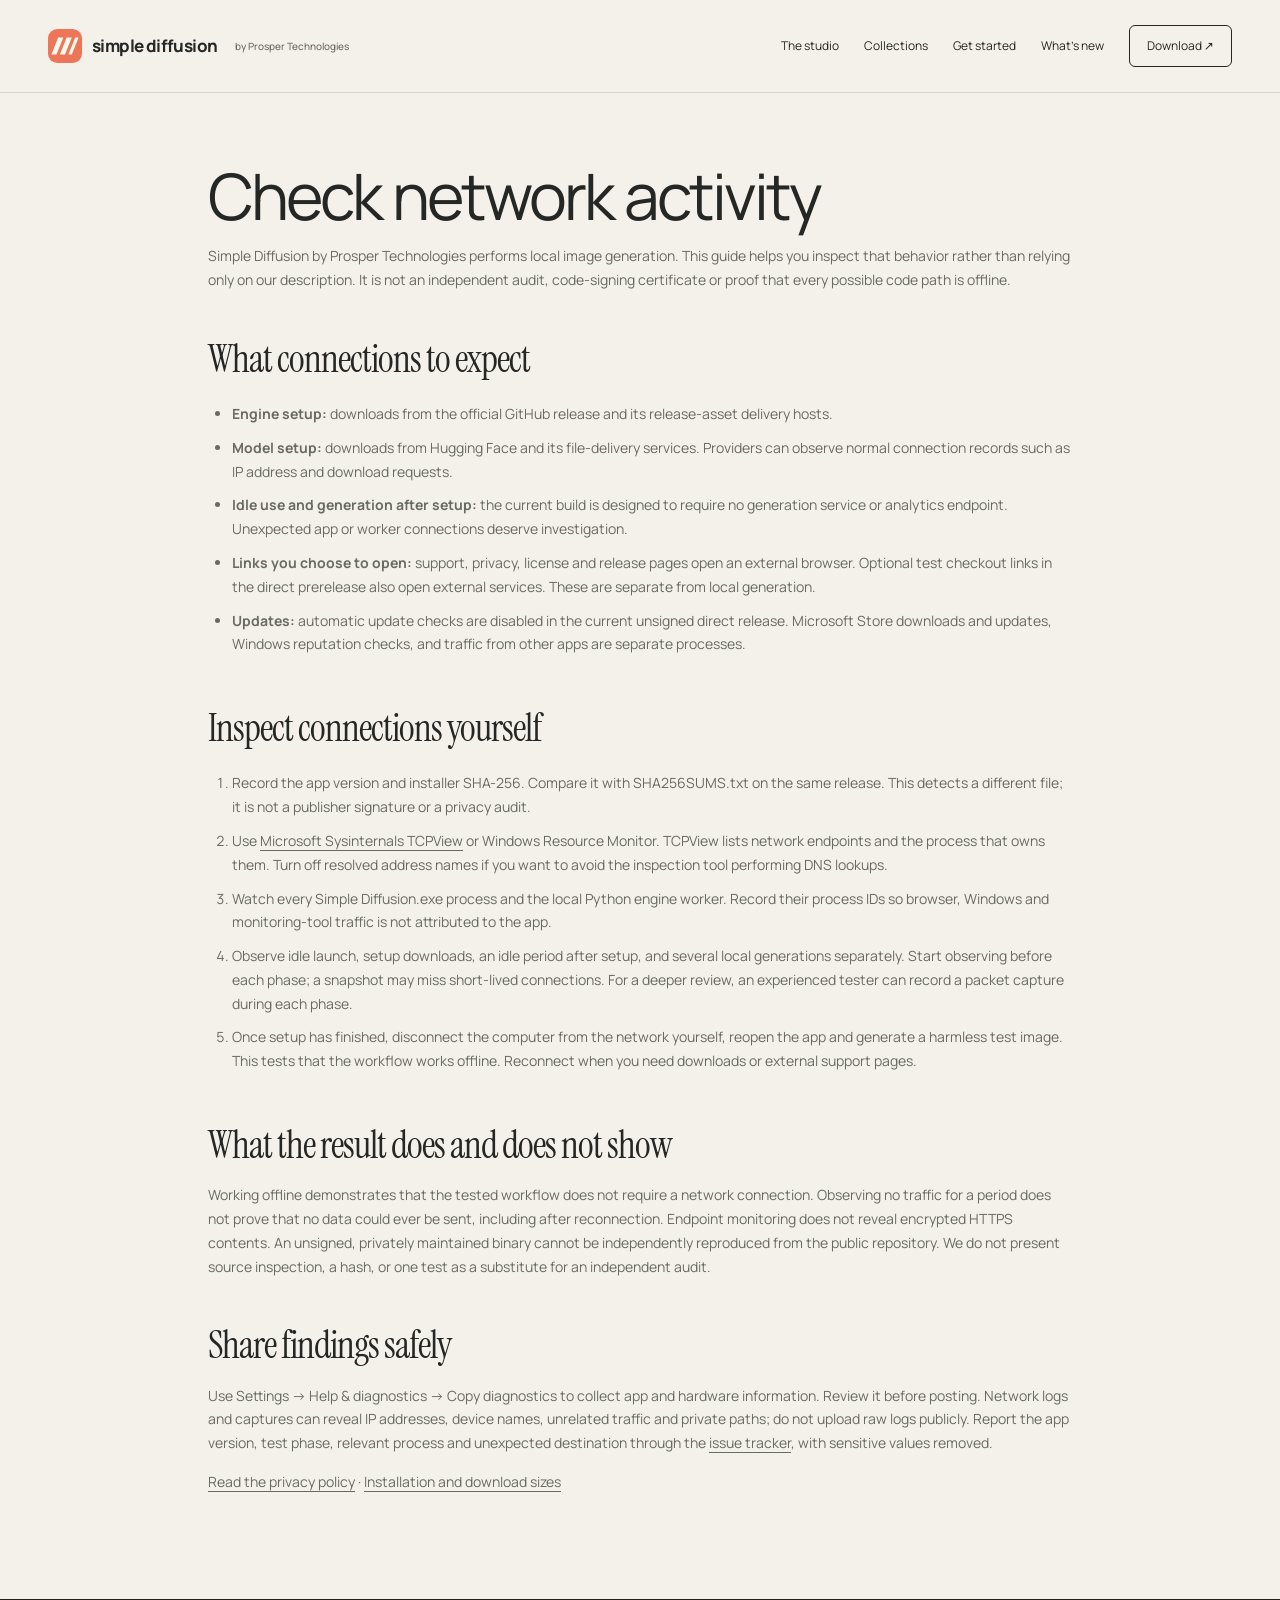
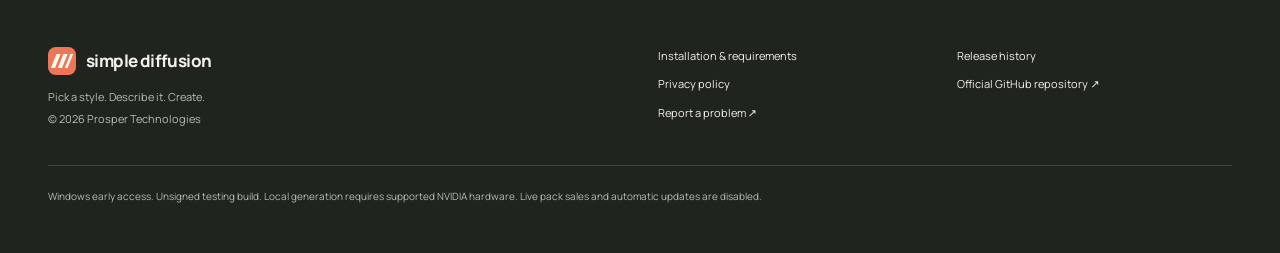
<file: docs/network-verification.html>
<!doctype html><html lang="en"><head><meta charset="utf-8"><meta name="viewport" content="width=device-width,initial-scale=1"><title>Simple Diffusion Network Verification — Prosper Technologies</title><meta name="description" content="How to inspect Simple Diffusion network activity, expected downloads, offline behavior and verification limitations."><meta name="robots" content="index,follow"><link rel="canonical" href="https://prospertechnology.github.io/simple-diffusion/network-verification.html"><meta name="theme-color" content="#f4f1ea"><meta property="og:type" content="website"><meta property="og:title" content="Simple Diffusion Network Verification — Prosper Technologies"><meta property="og:description" content="How to inspect Simple Diffusion network activity, expected downloads, offline behavior and verification limitations."><meta property="og:url" content="https://prospertechnology.github.io/simple-diffusion/network-verification.html"><meta property="og:image" content="https://prospertechnology.github.io/simple-diffusion/assets/studio.jpg"><meta property="og:image:alt" content="Simple Diffusion Windows studio showing an image generated locally"><meta name="twitter:card" content="summary_large_image"><link rel="icon" href="assets/mark.svg" type="image/svg+xml"><link rel="stylesheet" href="assets/site.css"><script type="application/ld+json">{"@context": "https://schema.org", "@type": "SoftwareApplication", "name": "Simple Diffusion", "applicationCategory": "MultimediaApplication", "operatingSystem": "Windows 10/11 (64-bit)", "softwareVersion": "0.6.1", "description": "How to inspect Simple Diffusion network activity, expected downloads, offline behavior and verification limitations.", "url": "https://prospertechnology.github.io/simple-diffusion/", "downloadUrl": "https://github.com/ProsperTechnology/simple-diffusion/releases/tag/v0.6.1", "screenshot": "https://prospertechnology.github.io/simple-diffusion/assets/studio.jpg", "author": {"@type": "Organization", "name": "Prosper Technologies"}, "offers": {"@type": "Offer", "price": "0", "priceCurrency": "USD", "description": "Basic local generation; optional collections are separate."}, "softwareRequirements": "NVIDIA GPU with 8 GB or more VRAM, NVIDIA driver 560.94+, 16 GB RAM; separate SDXL model download."}</script></head><body><a class="skip" href="#main">Skip to content</a><header class="nav"><a class="brand" href="./"><img src="assets/mark.svg" alt="" width="34" height="34">simple diffusion<span>by Prosper Technologies</span></a><nav aria-label="Main navigation"><a href="index.html#features">The studio</a><a href="index.html#collections">Collections</a><a href="guide.html">Get started</a><a href="releases.html">What’s new</a><a class="nav-download" href="https://github.com/ProsperTechnology/simple-diffusion/releases/tag/v0.6.1">Download ↗</a></nav></header><main id="main"><article class="wrap article"><h1>Check network activity</h1>
<p>Simple Diffusion by Prosper Technologies performs local image generation. This guide helps you inspect that behavior rather than relying only on our description. It is not an independent audit, code-signing certificate or proof that every possible code path is offline.</p>
<h2>What connections to expect</h2>
<ul><li><b>Engine setup:</b> downloads from the official GitHub release and its release-asset delivery hosts.</li><li><b>Model setup:</b> downloads from Hugging Face and its file-delivery services. Providers can observe normal connection records such as IP address and download requests.</li><li><b>Idle use and generation after setup:</b> the current build is designed to require no generation service or analytics endpoint. Unexpected app or worker connections deserve investigation.</li><li><b>Links you choose to open:</b> support, privacy, license and release pages open an external browser. Optional test checkout links in the direct prerelease also open external services. These are separate from local generation.</li><li><b>Updates:</b> automatic update checks are disabled in the current unsigned direct release. Microsoft Store downloads and updates, Windows reputation checks, and traffic from other apps are separate processes.</li></ul>
<h2>Inspect connections yourself</h2>
<ol><li>Record the app version and installer SHA-256. Compare it with SHA256SUMS.txt on the same release. This detects a different file; it is not a publisher signature or a privacy audit.</li>
<li>Use <a href="https://learn.microsoft.com/en-us/sysinternals/downloads/tcpview">Microsoft Sysinternals TCPView</a> or Windows Resource Monitor. TCPView lists network endpoints and the process that owns them. Turn off resolved address names if you want to avoid the inspection tool performing DNS lookups.</li>
<li>Watch every Simple Diffusion.exe process and the local Python engine worker. Record their process IDs so browser, Windows and monitoring-tool traffic is not attributed to the app.</li>
<li>Observe idle launch, setup downloads, an idle period after setup, and several local generations separately. Start observing before each phase; a snapshot may miss short-lived connections. For a deeper review, an experienced tester can record a packet capture during each phase.</li>
<li>Once setup has finished, disconnect the computer from the network yourself, reopen the app and generate a harmless test image. This tests that the workflow works offline. Reconnect when you need downloads or external support pages.</li></ol>
<h2>What the result does and does not show</h2>
<p>Working offline demonstrates that the tested workflow does not require a network connection. Observing no traffic for a period does not prove that no data could ever be sent, including after reconnection. Endpoint monitoring does not reveal encrypted HTTPS contents. An unsigned, privately maintained binary cannot be independently reproduced from the public repository. We do not present source inspection, a hash, or one test as a substitute for an independent audit.</p>
<h2>Share findings safely</h2>
<p>Use Settings → Help &amp; diagnostics → Copy diagnostics to collect app and hardware information. Review it before posting. Network logs and captures can reveal IP addresses, device names, unrelated traffic and private paths; do not upload raw logs publicly. Report the app version, test phase, relevant process and unexpected destination through the <a href="https://github.com/ProsperTechnology/simple-diffusion/issues">issue tracker</a>, with sensitive values removed.</p>
<p><a href="privacy.html">Read the privacy policy</a> · <a href="guide.html">Installation and download sizes</a></p></article></main><footer class="footer"><div><a class="brand" href="./"><img src="assets/mark.svg" alt="" width="28" height="28">simple diffusion</a><p>Pick a style. Describe it. Create.</p><small>© 2026 Prosper Technologies</small></div><div><a href="guide.html">Installation & requirements</a><a href="releases.html">Release history</a><a href="privacy.html">Privacy policy</a><a href="https://github.com/ProsperTechnology/simple-diffusion">Official GitHub repository ↗</a><a href="https://github.com/ProsperTechnology/simple-diffusion/issues">Report a problem ↗</a></div><p class="footnote">Windows early access. Unsigned testing build. Local generation requires supported NVIDIA hardware. Live pack sales and automatic updates are disabled.</p></footer></body></html>
</file>
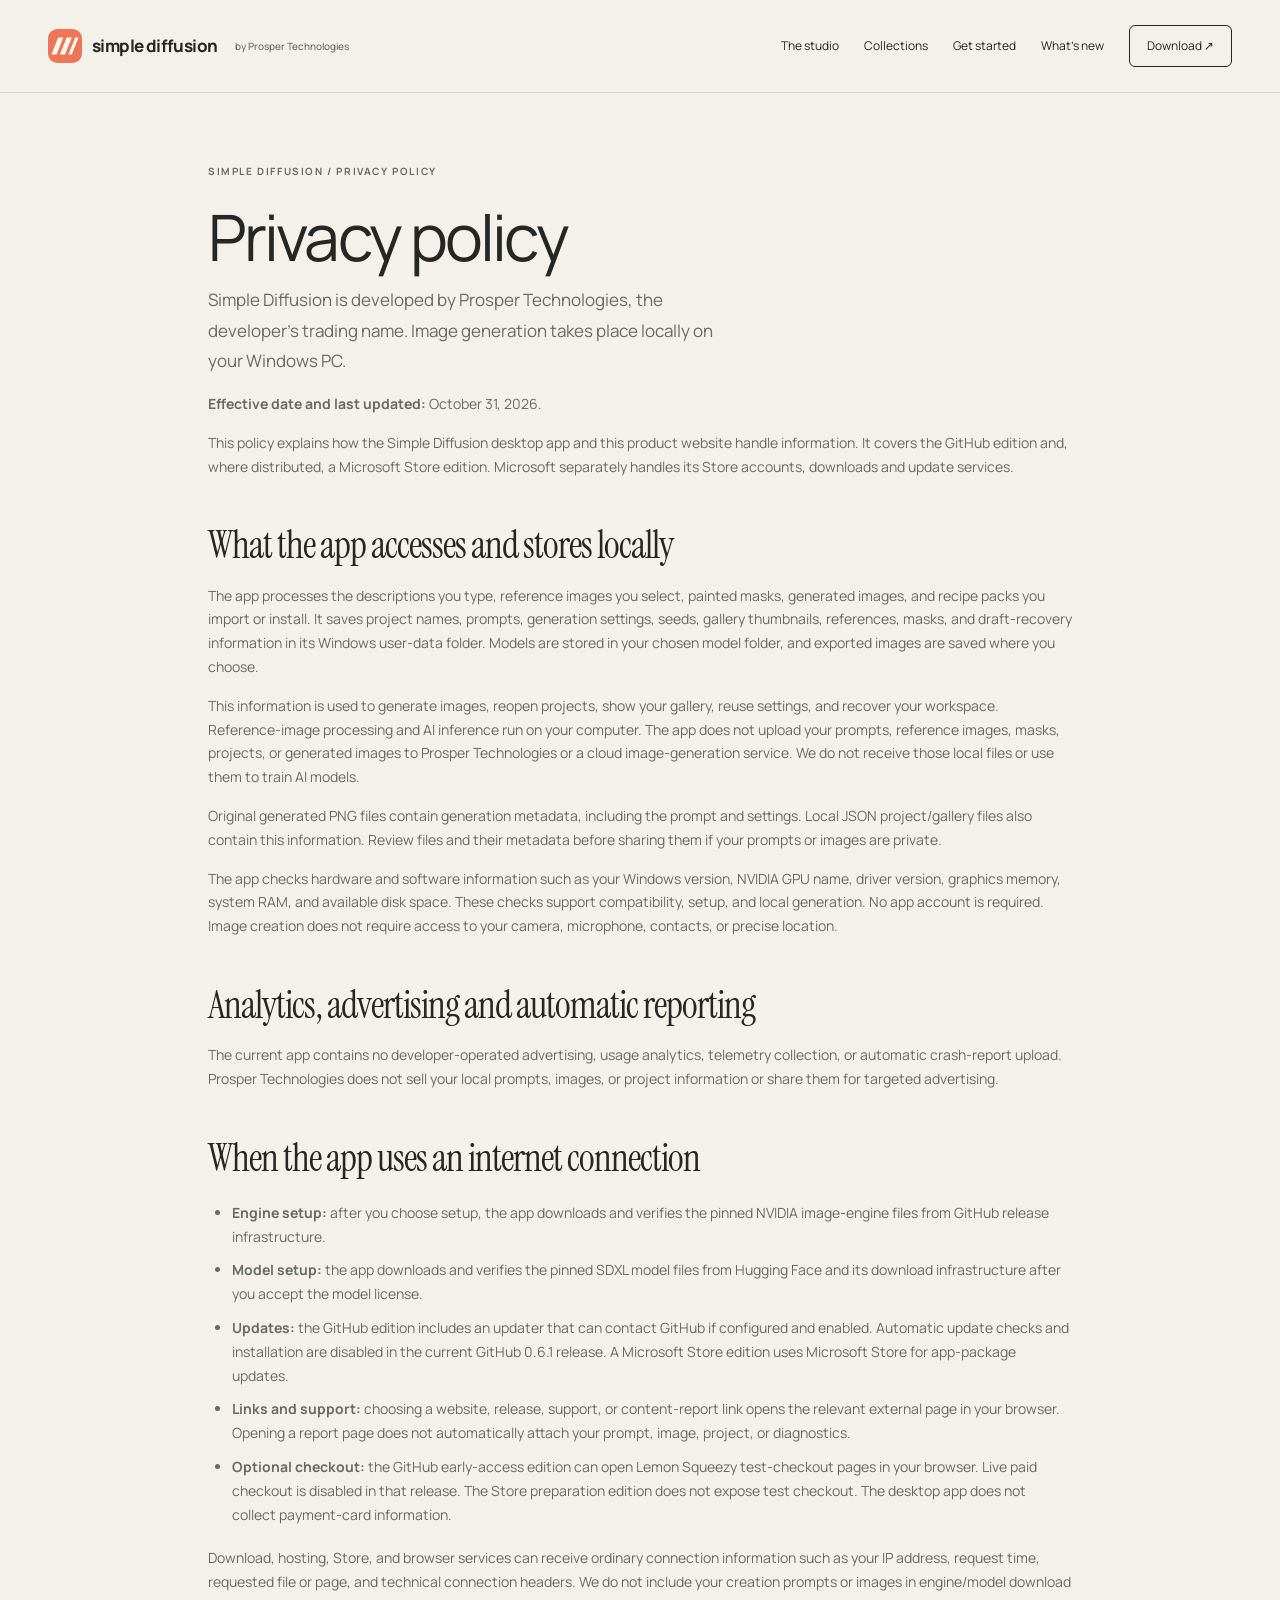
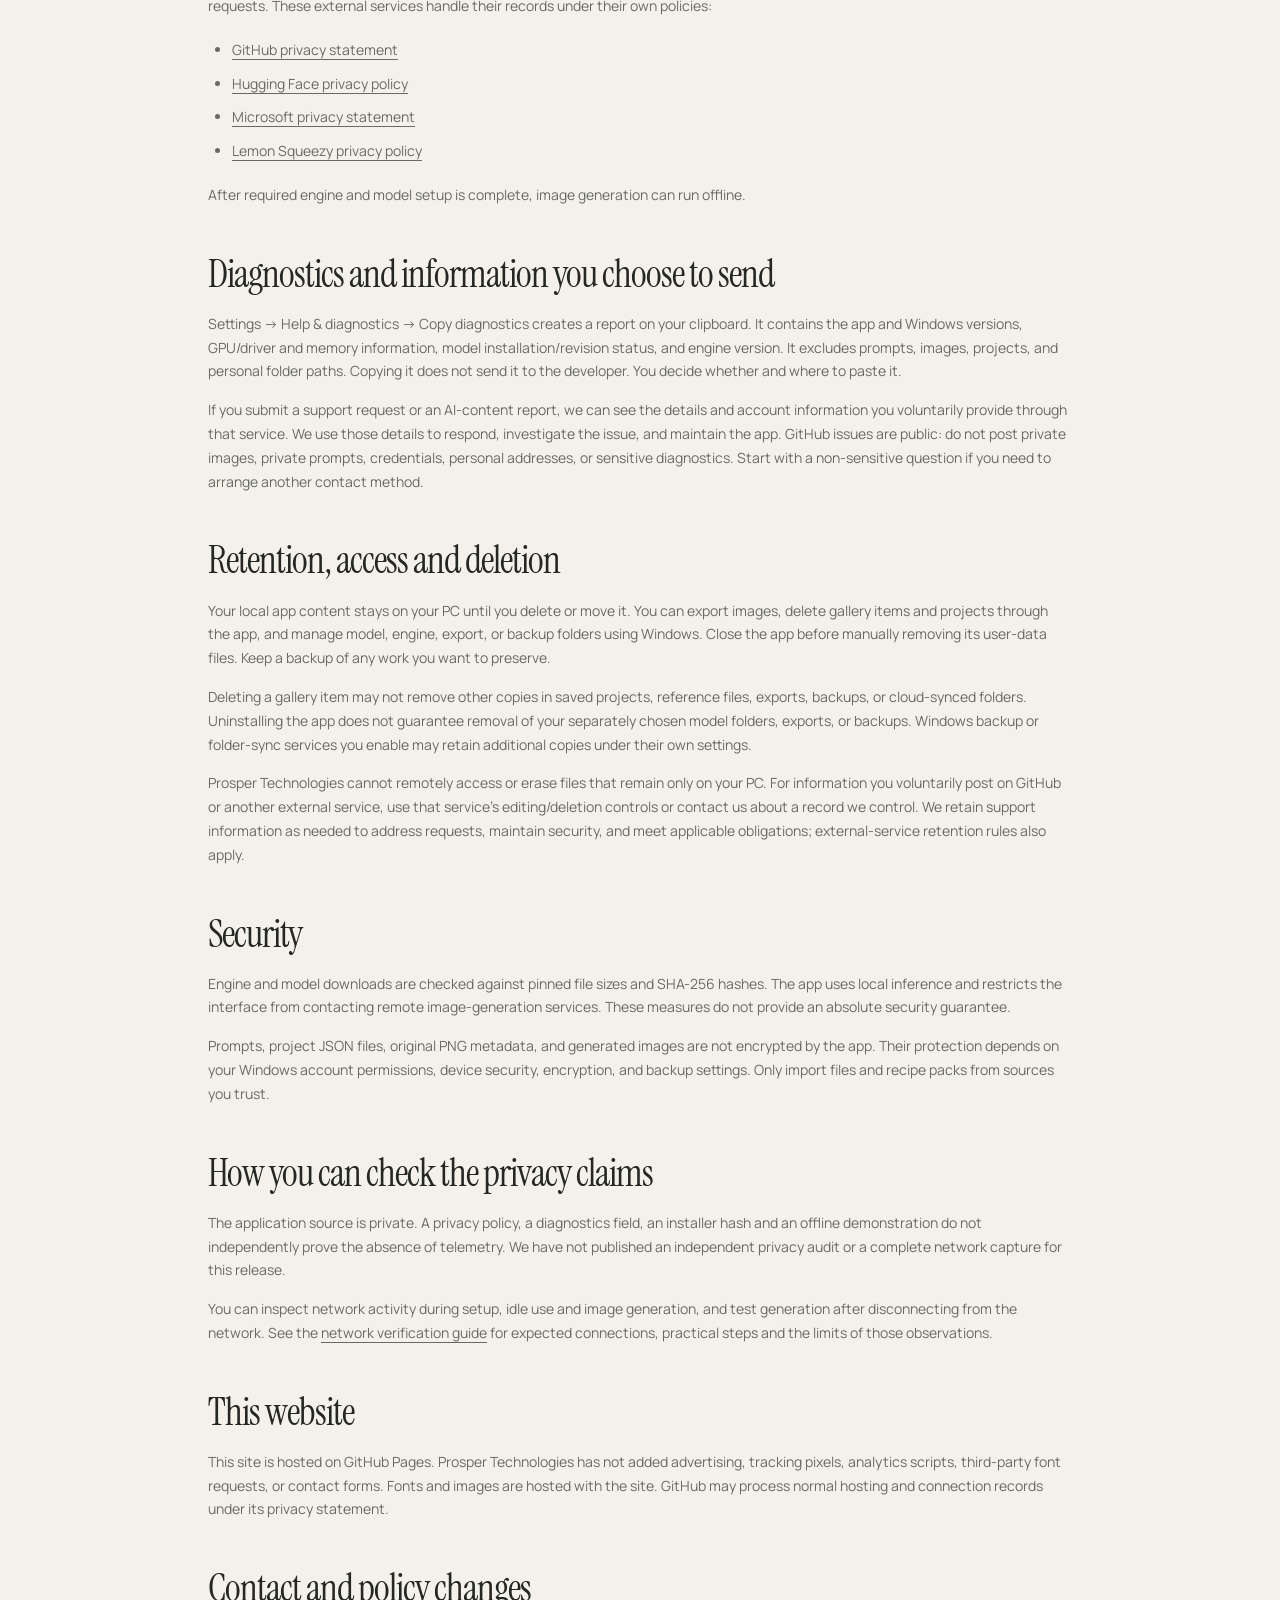
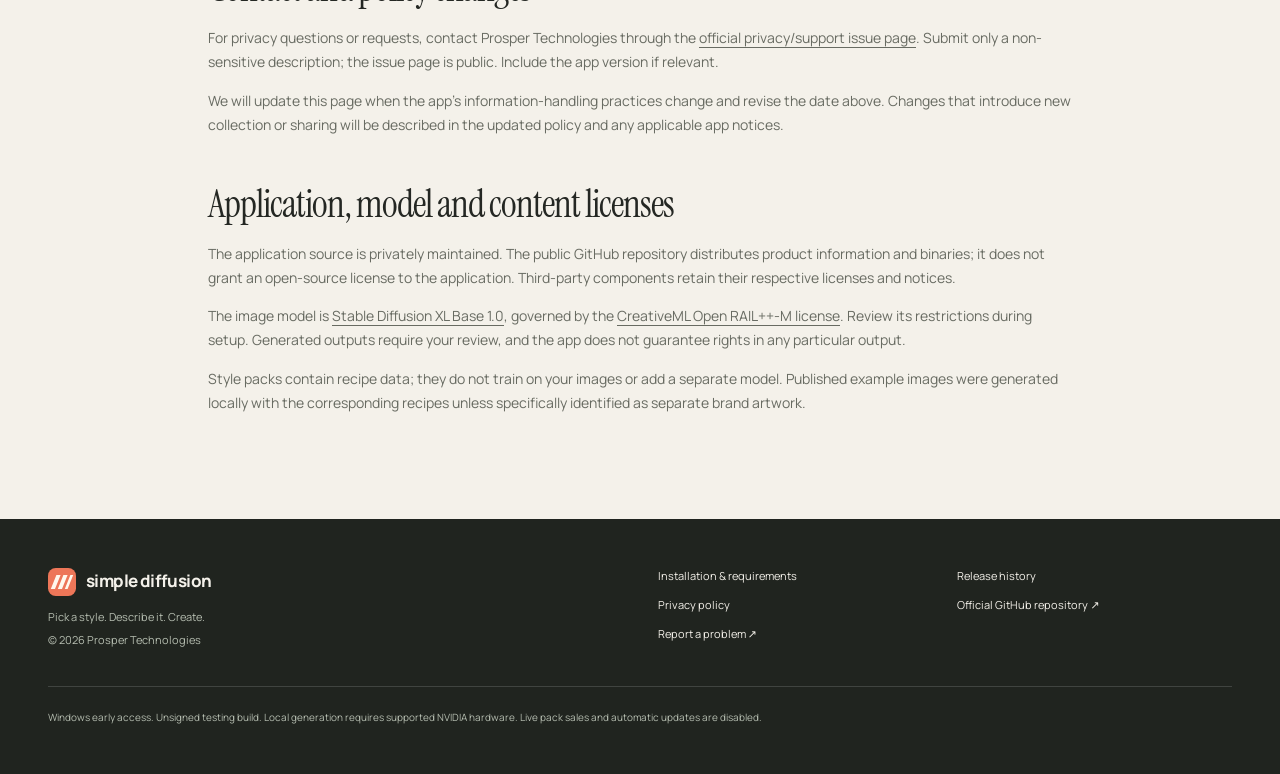
<file: docs/privacy.html>
<!doctype html><html lang="en"><head><meta charset="utf-8"><meta name="viewport" content="width=device-width,initial-scale=1"><title>Simple Diffusion Privacy Policy &amp; Licenses — Prosper Technologies</title><meta name="description" content="Simple Diffusion privacy policy: local AI image processing, stored files, downloads, diagnostics, support, retention and deletion. Published by Prosper Technologies."><meta name="robots" content="index,follow"><link rel="canonical" href="https://prospertechnology.github.io/simple-diffusion/privacy.html"><meta name="theme-color" content="#f4f1ea"><meta property="og:type" content="website"><meta property="og:title" content="Simple Diffusion Privacy Policy &amp; Licenses — Prosper Technologies"><meta property="og:description" content="Simple Diffusion privacy policy: local AI image processing, stored files, downloads, diagnostics, support, retention and deletion. Published by Prosper Technologies."><meta property="og:url" content="https://prospertechnology.github.io/simple-diffusion/privacy.html"><meta property="og:image" content="https://prospertechnology.github.io/simple-diffusion/assets/studio.jpg"><meta property="og:image:alt" content="Simple Diffusion Windows studio showing an image generated locally"><meta name="twitter:card" content="summary_large_image"><link rel="icon" href="assets/mark.svg" type="image/svg+xml"><link rel="stylesheet" href="assets/site.css"><script type="application/ld+json">{"@context": "https://schema.org", "@type": "SoftwareApplication", "name": "Simple Diffusion", "applicationCategory": "MultimediaApplication", "operatingSystem": "Windows 10/11 (64-bit)", "softwareVersion": "0.6.1", "description": "Simple Diffusion privacy policy: local AI image processing, stored files, downloads, diagnostics, support, retention and deletion. Published by Prosper Technologies.", "url": "https://prospertechnology.github.io/simple-diffusion/", "downloadUrl": "https://github.com/ProsperTechnology/simple-diffusion/releases/tag/v0.6.1", "screenshot": "https://prospertechnology.github.io/simple-diffusion/assets/studio.jpg", "author": {"@type": "Organization", "name": "Prosper Technologies"}, "offers": {"@type": "Offer", "price": "0", "priceCurrency": "USD", "description": "Basic local generation; optional collections are separate."}, "softwareRequirements": "NVIDIA GPU with 8 GB or more VRAM, NVIDIA driver 560.94+, 16 GB RAM; separate SDXL model download."}</script></head><body><a class="skip" href="#main">Skip to content</a><header class="nav"><a class="brand" href="./"><img src="assets/mark.svg" alt="" width="34" height="34">simple diffusion<span>by Prosper Technologies</span></a><nav aria-label="Main navigation"><a href="index.html#features">The studio</a><a href="index.html#collections">Collections</a><a href="guide.html">Get started</a><a href="releases.html">What’s new</a><a class="nav-download" href="https://github.com/ProsperTechnology/simple-diffusion/releases/tag/v0.6.1">Download ↗</a></nav></header><main id="main"><article class="wrap article">
<span class="eyebrow">SIMPLE DIFFUSION / PRIVACY POLICY</span>
<h1>Privacy policy</h1>
<p class="lead">Simple Diffusion is developed by Prosper Technologies, the developer’s trading name. Image generation takes place locally on your Windows PC.</p>
<p><strong>Effective date and last updated:</strong> October 31, 2026.</p>
<p>This policy explains how the Simple Diffusion desktop app and this product website handle information. It covers the GitHub edition and, where distributed, a Microsoft Store edition. Microsoft separately handles its Store accounts, downloads and update services.</p>

<h2>What the app accesses and stores locally</h2>
<p>The app processes the descriptions you type, reference images you select, painted masks, generated images, and recipe packs you import or install. It saves project names, prompts, generation settings, seeds, gallery thumbnails, references, masks, and draft-recovery information in its Windows user-data folder. Models are stored in your chosen model folder, and exported images are saved where you choose.</p>
<p>This information is used to generate images, reopen projects, show your gallery, reuse settings, and recover your workspace. Reference-image processing and AI inference run on your computer. The app does not upload your prompts, reference images, masks, projects, or generated images to Prosper Technologies or a cloud image-generation service. We do not receive those local files or use them to train AI models.</p>
<p>Original generated PNG files contain generation metadata, including the prompt and settings. Local JSON project/gallery files also contain this information. Review files and their metadata before sharing them if your prompts or images are private.</p>
<p>The app checks hardware and software information such as your Windows version, NVIDIA GPU name, driver version, graphics memory, system RAM, and available disk space. These checks support compatibility, setup, and local generation. No app account is required. Image creation does not require access to your camera, microphone, contacts, or precise location.</p>

<h2>Analytics, advertising and automatic reporting</h2>
<p>The current app contains no developer-operated advertising, usage analytics, telemetry collection, or automatic crash-report upload. Prosper Technologies does not sell your local prompts, images, or project information or share them for targeted advertising.</p>

<h2>When the app uses an internet connection</h2>
<ul>
<li><strong>Engine setup:</strong> after you choose setup, the app downloads and verifies the pinned NVIDIA image-engine files from GitHub release infrastructure.</li>
<li><strong>Model setup:</strong> the app downloads and verifies the pinned SDXL model files from Hugging Face and its download infrastructure after you accept the model license.</li>
<li><strong>Updates:</strong> the GitHub edition includes an updater that can contact GitHub if configured and enabled. Automatic update checks and installation are disabled in the current GitHub 0.6.1 release. A Microsoft Store edition uses Microsoft Store for app-package updates.</li>
<li><strong>Links and support:</strong> choosing a website, release, support, or content-report link opens the relevant external page in your browser. Opening a report page does not automatically attach your prompt, image, project, or diagnostics.</li>
<li><strong>Optional checkout:</strong> the GitHub early-access edition can open Lemon Squeezy test-checkout pages in your browser. Live paid checkout is disabled in that release. The Store preparation edition does not expose test checkout. The desktop app does not collect payment-card information.</li>
</ul>
<p>Download, hosting, Store, and browser services can receive ordinary connection information such as your IP address, request time, requested file or page, and technical connection headers. We do not include your creation prompts or images in engine/model download requests. These external services handle their records under their own policies:</p>
<ul>
<li><a href="https://docs.github.com/en/site-policy/privacy-policies/github-general-privacy-statement">GitHub privacy statement</a></li>
<li><a href="https://huggingface.co/privacy">Hugging Face privacy policy</a></li>
<li><a href="https://privacy.microsoft.com/en-us/privacystatement">Microsoft privacy statement</a></li>
<li><a href="https://www.lemonsqueezy.com/privacy">Lemon Squeezy privacy policy</a></li>
</ul>
<p>After required engine and model setup is complete, image generation can run offline.</p>

<h2>Diagnostics and information you choose to send</h2>
<p>Settings → Help &amp; diagnostics → Copy diagnostics creates a report on your clipboard. It contains the app and Windows versions, GPU/driver and memory information, model installation/revision status, and engine version. It excludes prompts, images, projects, and personal folder paths. Copying it does not send it to the developer. You decide whether and where to paste it.</p>
<p>If you submit a support request or an AI-content report, we can see the details and account information you voluntarily provide through that service. We use those details to respond, investigate the issue, and maintain the app. GitHub issues are public: do not post private images, private prompts, credentials, personal addresses, or sensitive diagnostics. Start with a non-sensitive question if you need to arrange another contact method.</p>

<h2>Retention, access and deletion</h2>
<p>Your local app content stays on your PC until you delete or move it. You can export images, delete gallery items and projects through the app, and manage model, engine, export, or backup folders using Windows. Close the app before manually removing its user-data files. Keep a backup of any work you want to preserve.</p>
<p>Deleting a gallery item may not remove other copies in saved projects, reference files, exports, backups, or cloud-synced folders. Uninstalling the app does not guarantee removal of your separately chosen model folders, exports, or backups. Windows backup or folder-sync services you enable may retain additional copies under their own settings.</p>
<p>Prosper Technologies cannot remotely access or erase files that remain only on your PC. For information you voluntarily post on GitHub or another external service, use that service’s editing/deletion controls or contact us about a record we control. We retain support information as needed to address requests, maintain security, and meet applicable obligations; external-service retention rules also apply.</p>

<h2>Security</h2>
<p>Engine and model downloads are checked against pinned file sizes and SHA-256 hashes. The app uses local inference and restricts the interface from contacting remote image-generation services. These measures do not provide an absolute security guarantee.</p>
<p>Prompts, project JSON files, original PNG metadata, and generated images are not encrypted by the app. Their protection depends on your Windows account permissions, device security, encryption, and backup settings. Only import files and recipe packs from sources you trust.</p>

<h2>How you can check the privacy claims</h2>
<p>The application source is private. A privacy policy, a diagnostics field, an installer hash and an offline demonstration do not independently prove the absence of telemetry. We have not published an independent privacy audit or a complete network capture for this release.</p>
<p>You can inspect network activity during setup, idle use and image generation, and test generation after disconnecting from the network. See the <a href="network-verification.html">network verification guide</a> for expected connections, practical steps and the limits of those observations.</p>
<h2>This website</h2>
<p>This site is hosted on GitHub Pages. Prosper Technologies has not added advertising, tracking pixels, analytics scripts, third-party font requests, or contact forms. Fonts and images are hosted with the site. GitHub may process normal hosting and connection records under its privacy statement.</p>

<h2>Contact and policy changes</h2>
<p>For privacy questions or requests, contact Prosper Technologies through the <a href="https://github.com/ProsperTechnology/simple-diffusion/issues/new?title=Privacy%20question">official privacy/support issue page</a>. Submit only a non-sensitive description; the issue page is public. Include the app version if relevant.</p>
<p>We will update this page when the app’s information-handling practices change and revise the date above. Changes that introduce new collection or sharing will be described in the updated policy and any applicable app notices.</p>

<h2>Application, model and content licenses</h2>
<p>The application source is privately maintained. The public GitHub repository distributes product information and binaries; it does not grant an open-source license to the application. Third-party components retain their respective licenses and notices.</p>
<p>The image model is <a href="https://huggingface.co/stabilityai/stable-diffusion-xl-base-1.0">Stable Diffusion XL Base 1.0</a>, governed by the <a href="https://huggingface.co/stabilityai/stable-diffusion-xl-base-1.0/blob/main/LICENSE.md">CreativeML Open RAIL++-M license</a>. Review its restrictions during setup. Generated outputs require your review, and the app does not guarantee rights in any particular output.</p>
<p>Style packs contain recipe data; they do not train on your images or add a separate model. Published example images were generated locally with the corresponding recipes unless specifically identified as separate brand artwork.</p>
</article></main><footer class="footer"><div><a class="brand" href="./"><img src="assets/mark.svg" alt="" width="28" height="28">simple diffusion</a><p>Pick a style. Describe it. Create.</p><small>© 2026 Prosper Technologies</small></div><div><a href="guide.html">Installation & requirements</a><a href="releases.html">Release history</a><a href="privacy.html">Privacy policy</a><a href="https://github.com/ProsperTechnology/simple-diffusion">Official GitHub repository ↗</a><a href="https://github.com/ProsperTechnology/simple-diffusion/issues">Report a problem ↗</a></div><p class="footnote">Windows early access. Unsigned testing build. Local generation requires supported NVIDIA hardware. Live pack sales and automatic updates are disabled.</p></footer></body></html>
</file>
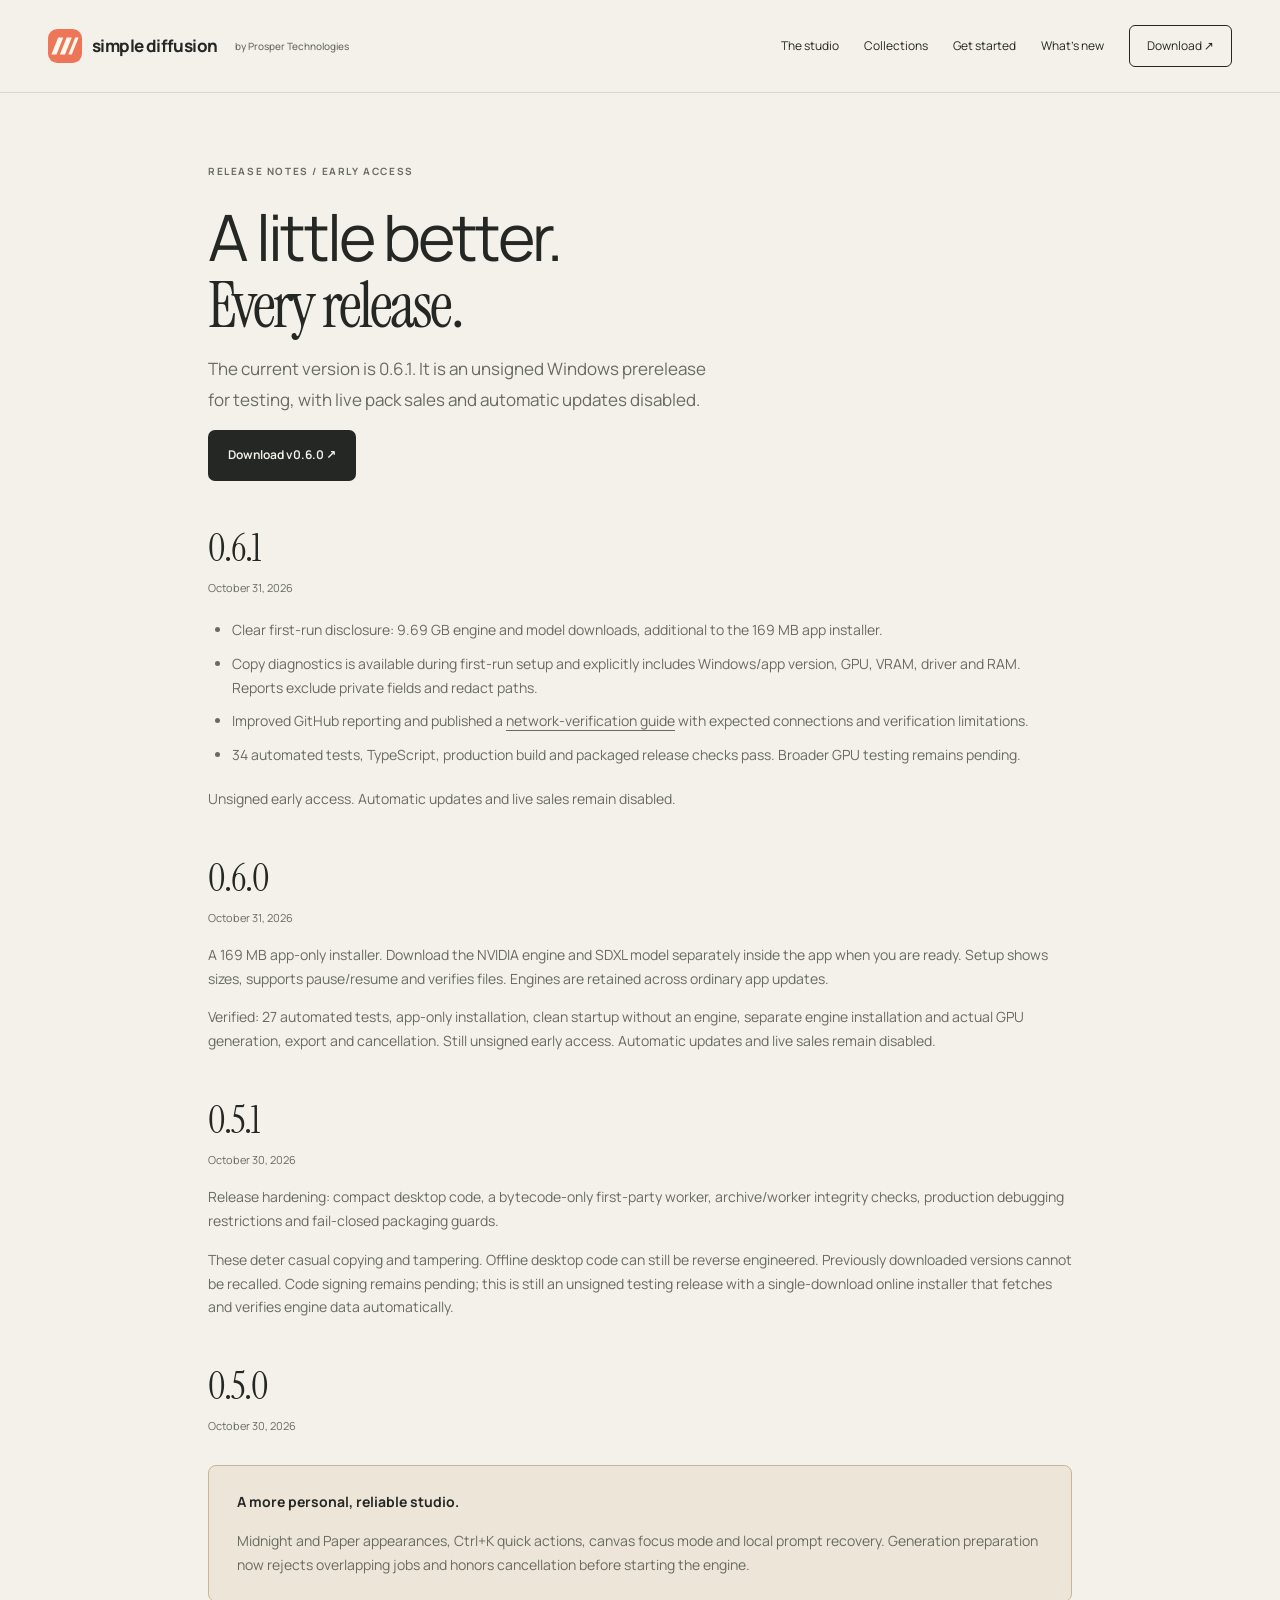
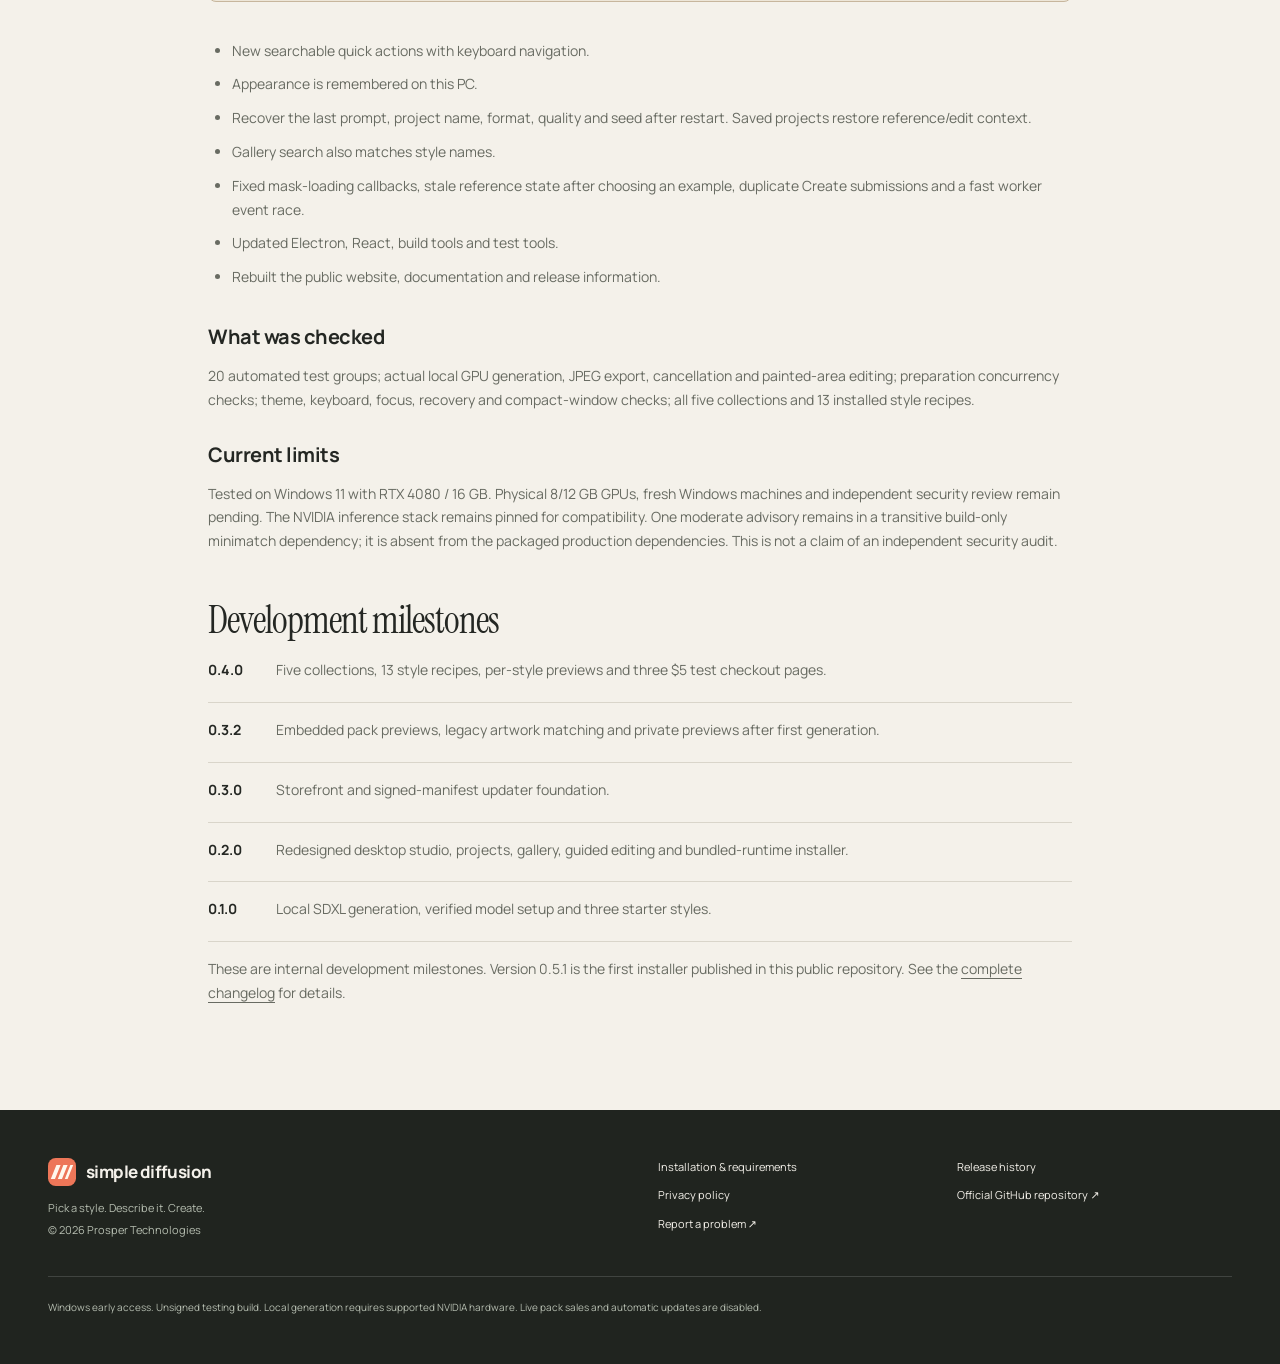
<file: docs/releases.html>
<!doctype html><html lang="en"><head><meta charset="utf-8"><meta name="viewport" content="width=device-width,initial-scale=1"><title>Simple Diffusion Release Notes — Version 0.6.1</title><meta name="description" content="Simple Diffusion 0.6.1: a 169 MB Windows app installer with optional, verified NVIDIA engine and SDXL model downloads inside the app."><meta name="robots" content="index,follow"><link rel="canonical" href="https://prospertechnology.github.io/simple-diffusion/releases.html"><meta name="theme-color" content="#f4f1ea"><meta property="og:type" content="website"><meta property="og:title" content="Simple Diffusion Release Notes — Version 0.6.1"><meta property="og:description" content="Simple Diffusion 0.6.1: a 169 MB Windows app installer with optional, verified NVIDIA engine and SDXL model downloads inside the app."><meta property="og:url" content="https://prospertechnology.github.io/simple-diffusion/releases.html"><meta property="og:image" content="https://prospertechnology.github.io/simple-diffusion/assets/studio.jpg"><meta property="og:image:alt" content="Simple Diffusion Windows studio showing an image generated locally"><meta name="twitter:card" content="summary_large_image"><link rel="icon" href="assets/mark.svg" type="image/svg+xml"><link rel="stylesheet" href="assets/site.css"><script type="application/ld+json">{"@context": "https://schema.org", "@type": "SoftwareApplication", "name": "Simple Diffusion", "applicationCategory": "MultimediaApplication", "operatingSystem": "Windows 10/11 (64-bit)", "softwareVersion": "0.6.1", "description": "Simple Diffusion 0.6.1: a 169 MB Windows app installer with optional, verified NVIDIA engine and SDXL model downloads inside the app.", "url": "https://prospertechnology.github.io/simple-diffusion/", "downloadUrl": "https://github.com/ProsperTechnology/simple-diffusion/releases/tag/v0.6.1", "screenshot": "https://prospertechnology.github.io/simple-diffusion/assets/studio.jpg", "author": {"@type": "Organization", "name": "Prosper Technologies"}, "offers": {"@type": "Offer", "price": "0", "priceCurrency": "USD", "description": "Basic local generation; optional collections are separate."}, "softwareRequirements": "NVIDIA GPU with 8 GB or more VRAM, NVIDIA driver 560.94+, 16 GB RAM; separate SDXL model download."}</script></head><body><a class="skip" href="#main">Skip to content</a><header class="nav"><a class="brand" href="./"><img src="assets/mark.svg" alt="" width="34" height="34">simple diffusion<span>by Prosper Technologies</span></a><nav aria-label="Main navigation"><a href="index.html#features">The studio</a><a href="index.html#collections">Collections</a><a href="guide.html">Get started</a><a href="releases.html">What’s new</a><a class="nav-download" href="https://github.com/ProsperTechnology/simple-diffusion/releases/tag/v0.6.1">Download ↗</a></nav></header><main id="main"><article class="wrap article"><span class="eyebrow">RELEASE NOTES / EARLY ACCESS</span><h1>A little better.<br><em>Every release.</em></h1><p class="lead">The current version is 0.6.1. It is an unsigned Windows prerelease for testing, with live pack sales and automatic updates disabled.</p><a class="button" href="https://github.com/ProsperTechnology/simple-diffusion/releases/tag/v0.6.1">Download v0.6.0 ↗</a><h2>0.6.1 <small>October 31, 2026</small></h2><ul><li>Clear first-run disclosure: 9.69 GB engine and model downloads, additional to the 169 MB app installer.</li><li>Copy diagnostics is available during first-run setup and explicitly includes Windows/app version, GPU, VRAM, driver and RAM. Reports exclude private fields and redact paths.</li><li>Improved GitHub reporting and published a <a href="network-verification.html">network-verification guide</a> with expected connections and verification limitations.</li><li>34 automated tests, TypeScript, production build and packaged release checks pass. Broader GPU testing remains pending.</li></ul><p>Unsigned early access. Automatic updates and live sales remain disabled.</p><h2>0.6.0 <small>October 31, 2026</small></h2><p>A 169 MB app-only installer. Download the NVIDIA engine and SDXL model separately inside the app when you are ready. Setup shows sizes, supports pause/resume and verifies files. Engines are retained across ordinary app updates.</p><p>Verified: 27 automated tests, app-only installation, clean startup without an engine, separate engine installation and actual GPU generation, export and cancellation. Still unsigned early access. Automatic updates and live sales remain disabled.</p><h2>0.5.1 <small>October 30, 2026</small></h2><p>Release hardening: compact desktop code, a bytecode-only first-party worker, archive/worker integrity checks, production debugging restrictions and fail-closed packaging guards.</p><p>These deter casual copying and tampering. Offline desktop code can still be reverse engineered. Previously downloaded versions cannot be recalled. Code signing remains pending; this is still an unsigned testing release with a single-download online installer that fetches and verifies engine data automatically.</p><h2>0.5.0 <small>October 30, 2026</small></h2><div class="release-summary"><b>A more personal, reliable studio.</b><p>Midnight and Paper appearances, Ctrl+K quick actions, canvas focus mode and local prompt recovery. Generation preparation now rejects overlapping jobs and honors cancellation before starting the engine.</p></div><ul><li>New searchable quick actions with keyboard navigation.</li><li>Appearance is remembered on this PC.</li><li>Recover the last prompt, project name, format, quality and seed after restart. Saved projects restore reference/edit context.</li><li>Gallery search also matches style names.</li><li>Fixed mask-loading callbacks, stale reference state after choosing an example, duplicate Create submissions and a fast worker event race.</li><li>Updated Electron, React, build tools and test tools.</li><li>Rebuilt the public website, documentation and release information.</li></ul><h3>What was checked</h3><p>20 automated test groups; actual local GPU generation, JPEG export, cancellation and painted-area editing; preparation concurrency checks; theme, keyboard, focus, recovery and compact-window checks; all five collections and 13 installed style recipes.</p><h3>Current limits</h3><p>Tested on Windows 11 with RTX 4080 / 16 GB. Physical 8/12 GB GPUs, fresh Windows machines and independent security review remain pending. The NVIDIA inference stack remains pinned for compatibility. One moderate advisory remains in a transitive build-only minimatch dependency; it is absent from the packaged production dependencies. This is not a claim of an independent security audit.</p><h2>Development milestones</h2><div class="history"><p><b>0.4.0</b> Five collections, 13 style recipes, per-style previews and three $5 test checkout pages.</p><p><b>0.3.2</b> Embedded pack previews, legacy artwork matching and private previews after first generation.</p><p><b>0.3.0</b> Storefront and signed-manifest updater foundation.</p><p><b>0.2.0</b> Redesigned desktop studio, projects, gallery, guided editing and bundled-runtime installer.</p><p><b>0.1.0</b> Local SDXL generation, verified model setup and three starter styles.</p></div><p>These are internal development milestones. Version 0.5.1 is the first installer published in this public repository. See the <a href="https://github.com/ProsperTechnology/simple-diffusion/blob/main/CHANGELOG.md">complete changelog</a> for details.</p></article></main><footer class="footer"><div><a class="brand" href="./"><img src="assets/mark.svg" alt="" width="28" height="28">simple diffusion</a><p>Pick a style. Describe it. Create.</p><small>© 2026 Prosper Technologies</small></div><div><a href="guide.html">Installation & requirements</a><a href="releases.html">Release history</a><a href="privacy.html">Privacy policy</a><a href="https://github.com/ProsperTechnology/simple-diffusion">Official GitHub repository ↗</a><a href="https://github.com/ProsperTechnology/simple-diffusion/issues">Report a problem ↗</a></div><p class="footnote">Windows early access. Unsigned testing build. Local generation requires supported NVIDIA hardware. Live pack sales and automatic updates are disabled.</p></footer></body></html>
</file>
<file: docs/assets/site.css>
@font-face{font-family:Manrope;src:url(Manrope.ttf) format('truetype');font-weight:200 800;font-display:swap}@font-face{font-family:Editorial;src:url(InstrumentSerif.ttf) format('truetype');font-display:swap}
:root{--paper:#f4f1ea;--ink:#242723;--muted:#686b62;--line:#d9d5ca;--accent:#ba4c32;--coral:#ed7658;--blue:#243b7b;font:14px/1.7 Manrope,system-ui,sans-serif;color:var(--ink);background:var(--paper);scroll-behavior:smooth}*{box-sizing:border-box}body{margin:0}a{color:inherit;text-underline-offset:4px}img{display:block;max-width:100%;height:auto}button,input{font:inherit}h1,h2,h3,p,figure{margin:0}h1,h2{font-weight:400;letter-spacing:-.045em;line-height:1.03}h1{font-size:clamp(46px,5vw,78px)}h2{font-size:clamp(38px,4vw,58px)}h1 em,h2 em{font-family:Editorial,Georgia,serif;font-weight:400;font-style:normal}h3{font-size:20px;letter-spacing:-.025em;line-height:1.25}p{color:var(--muted)}.wrap{max-width:1280px;margin:auto;padding-left:48px;padding-right:48px}.nav{display:flex;justify-content:space-between;align-items:center;gap:24px;padding:25px 48px;border-bottom:1px solid var(--line);max-width:1536px;margin:auto}.brand{display:flex;align-items:center;gap:10px;text-decoration:none;font-size:17px;font-weight:750;letter-spacing:-.6px;white-space:nowrap}.brand>span{font-size:10px;font-weight:500;letter-spacing:0;margin-left:8px;color:var(--muted)}.nav nav{display:flex;align-items:center;gap:25px;font-size:12px}.nav nav a{text-decoration:none}.nav a:hover,.text-link:hover{color:var(--accent)}.nav-download{padding:10px 17px;border:1px solid var(--ink);border-radius:6px}.hero{display:grid;grid-template-columns:1.1fr 1fr;gap:65px;align-items:center;padding-top:80px;padding-bottom:95px}.eyebrow{display:block;font-size:10px;font-weight:700;letter-spacing:1.6px;text-transform:uppercase;color:var(--muted);margin-bottom:24px}.eyebrow i{display:inline-block;width:6px;height:6px;background:var(--coral);border-radius:50%;margin-right:8px;vertical-align:middle}.hero h1 em{color:var(--accent)}.lead{font-size:16px;line-height:1.8;margin-top:26px;max-width:520px}.hero-actions{display:flex;flex-wrap:wrap;align-items:center;gap:18px;margin-top:30px}.button{display:inline-flex;align-items:center;justify-content:space-between;gap:25px;background:var(--ink);color:var(--paper);padding:15px 20px;font-size:12px;font-weight:650;border-radius:7px;text-decoration:none;transition:transform .2s,background .2s}.button:hover{background:var(--accent);transform:translateY(-2px)}.text-link{font-size:12px;font-weight:650;text-decoration:none}.fine{font-size:11px;line-height:1.8;margin-top:18px}.hero-art{position:relative;padding-right:18px;padding-bottom:30px}.hero-art>img{width:100%;border-radius:130px 130px 8px 8px;aspect-ratio:.95;object-fit:cover}.image-label{position:absolute;bottom:53px;left:25px;color:#fff;font-size:9px;letter-spacing:1.5px;text-shadow:0 1px 12px #000}.image-label b{display:block;letter-spacing:0;font-weight:500;margin-top:6px}.small-art{position:absolute;width:36%;right:-18px;bottom:-16px;padding:8px;background:var(--paper);transform:rotate(5deg);box-shadow:0 15px 30px #25221620}.small-art img{aspect-ratio:1;object-fit:cover}.small-art span{display:block;font-family:Editorial,serif;font-size:19px;padding:8px 4px 2px}.promise{display:flex;justify-content:space-between;border-top:1px solid var(--line);border-bottom:1px solid var(--line);padding-top:21px;padding-bottom:21px;font-size:9px;letter-spacing:1.6px;color:var(--muted)}.studio-section{padding-top:95px;padding-bottom:90px}.section-heading{display:grid;grid-template-columns:1fr 1fr;gap:20px 80px;align-items:end;margin-bottom:40px}.section-heading .eyebrow{grid-column:1/-1;margin:0}.section-heading p{font-size:13px;max-width:450px}.section-heading h2 em{color:#837a68}.app-shot{background:#191c21;border:1px solid #272b31;border-radius:14px;overflow:hidden;box-shadow:0 25px 60px #201e181a}.app-shot img{width:100%}.app-shot figcaption{padding:12px 18px;color:#c1c7cc;font-size:10px}.feature-grid{display:grid;grid-template-columns:repeat(3,1fr);gap:40px;margin-top:48px}.feature-grid article{border-top:1px solid var(--line);padding-top:17px}.feature-grid article>span{color:var(--accent);font-size:11px}.feature-grid h3{margin:15px 0}.feature-grid p{font-size:12px}.new-section{background:#e7e4db;padding:75px 0}.new-grid{display:grid;grid-template-columns:.75fr 1.25fr;align-items:center;gap:70px}.new-grid p{font-size:13px;margin:24px 0}.new-grid figure img{border-radius:8px;box-shadow:0 14px 40px #201e1820}.new-grid figcaption{font-size:10px;color:var(--muted);margin-top:12px}.collections{padding-top:90px;padding-bottom:90px}.pack-grid{display:grid;grid-template-columns:repeat(3,1fr);gap:38px 25px}.pack img{aspect-ratio:1;object-fit:cover;border-radius:6px}.pack div{padding-top:18px}.pack .eyebrow{font-size:8px;margin:0 0 9px;letter-spacing:1px}.pack h3{font-family:Editorial,Georgia,serif;font-size:31px;font-weight:400}.pack p{font-size:12px;margin-top:10px}.requirements-band{background:var(--blue);color:var(--paper);padding:75px 0}.requirements-band .eyebrow,.requirements-band p{color:#d0d8f4}.requirements-grid{display:grid;grid-template-columns:repeat(4,1fr);gap:25px;margin:40px 0 28px;border-top:1px solid #ffffff40;border-bottom:1px solid #ffffff40;padding:24px 0}.requirements-grid b{font-size:18px;font-weight:550}.requirements-grid span{display:block;font-size:10px;color:#d0d8f4;margin-top:5px}.requirements-band p{font-size:12px;max-width:760px}.requirements-band .button{margin-top:26px}.button.light{background:var(--paper);color:var(--ink)}.faq{display:grid;grid-template-columns:1fr 1.3fr;gap:80px;padding-top:90px;padding-bottom:75px}details{border-bottom:1px solid var(--line);padding:21px 0}details:first-child{border-top:1px solid var(--line)}summary{cursor:pointer;font-size:14px;font-weight:650;padding-right:20px}details p{font-size:12px;margin-top:15px}.final-cta{border-top:1px solid var(--line);padding-top:60px;padding-bottom:80px;text-align:center}.final-cta img{margin:0 auto 22px}.final-cta .button{margin-top:28px}.footer{background:#20241f;color:var(--paper);padding:48px;display:grid;grid-template-columns:1fr 1fr;gap:35px;max-width:1536px;margin:auto}.footer p,.footer small{color:#b5bdb0;font-size:11px;margin-top:12px}.footer>div:nth-child(2){display:grid;grid-template-columns:1fr 1fr;gap:10px 25px;font-size:11px;align-content:start}.footer a{text-decoration:none}.footer .footnote{grid-column:1/-1;border-top:1px solid #ffffff25;padding-top:22px;margin:0;font-size:10px}.article{max-width:960px;padding-top:70px;padding-bottom:90px}.article h2{font-family:Editorial,serif;font-size:38px;margin:48px 0 18px;letter-spacing:-1px}.article h3{margin:30px 0 12px}.article p{margin:15px 0;font-size:14px}.article .lead{font-size:17px}.article ul,.article ol{padding-left:24px;color:var(--muted)}.article li{padding:5px 0}.article .steps li{margin:15px 0}.article table{border-collapse:collapse;width:100%;font-size:12px;margin:24px 0}.article td,.article th{padding:16px 12px;border-bottom:1px solid var(--line);text-align:left;vertical-align:top}.article td:first-child{width:25%;font-weight:600}.article code{font-size:11px;word-break:break-word;background:#e4e0d7;padding:3px 5px;border-radius:3px}.notice,.release-summary{padding:24px 28px;border:1px solid #c7b69d;background:#ede6d8;border-radius:8px;margin:32px 0}.notice p,.release-summary p{margin-bottom:0}.article h2 small{font:11px Manrope,sans-serif;color:var(--muted);display:block;margin-top:12px;letter-spacing:0}.history p{border-bottom:1px solid var(--line);padding-bottom:20px}.history b{display:inline-block;min-width:65px;color:var(--ink)}.skip{position:absolute;left:16px;top:-80px;padding:12px;background:var(--ink);color:white;z-index:10}.skip:focus{top:10px}:focus-visible{outline:3px solid var(--accent);outline-offset:5px}
@media(min-width:1550px){.hero{padding-top:100px;padding-bottom:120px}}@media(max-width:1100px){.brand>span{display:none}.nav nav{gap:18px}.hero{gap:40px}.hero h1{font-size:60px}.hero-actions{gap:16px}.section-heading{gap:20px 45px}.new-grid{gap:35px}.wrap{padding-left:32px;padding-right:32px}.nav{padding:22px 32px}}@media(max-width:760px){.nav{flex-wrap:wrap;padding:20px 24px;gap:18px}.nav nav{width:100%;justify-content:space-between;gap:12px;font-size:10px}.nav-download{padding:6px 10px}.wrap{padding-left:24px;padding-right:24px}.hero{grid-template-columns:1fr;padding-top:45px;padding-bottom:65px;gap:38px}.hero h1{font-size:58px}.hero-art{max-width:480px;margin:auto;padding-right:30px}.small-art{right:0}.promise{display:grid;grid-template-columns:1fr 1fr;gap:16px;font-size:8px}.section-heading{grid-template-columns:1fr;gap:20px}.section-heading .eyebrow{grid-column:auto}.feature-grid{grid-template-columns:1fr;gap:24px;margin-top:32px}.studio-section,.collections{padding-top:60px;padding-bottom:60px}.new-grid{grid-template-columns:1fr;gap:30px}.new-section{padding:50px 0}.pack-grid{grid-template-columns:1fr 1fr;gap:30px 18px}.pack h3{font-size:26px}.pack p{font-size:11px}.requirements-grid{grid-template-columns:1fr 1fr;gap:25px}.requirements-band{padding:55px 0}.requirements-grid b{font-size:16px}.faq{grid-template-columns:1fr;gap:30px;padding-top:60px;padding-bottom:55px}.footer{padding:35px 24px;grid-template-columns:1fr}.footer>div:nth-child(2){gap:15px}.article{padding-top:50px;padding-bottom:65px}.article h1{font-size:54px}.article td,.article th{padding:12px 6px}.article td:first-child{width:28%}.app-shot{border-radius:7px}.app-shot figcaption{font-size:8px;padding:10px}.lead{font-size:15px}.brand{font-size:16px}.fine{font-size:10px}}@media(prefers-reduced-motion:reduce){:root{scroll-behavior:auto}*{transition:none!important}}
</file>
